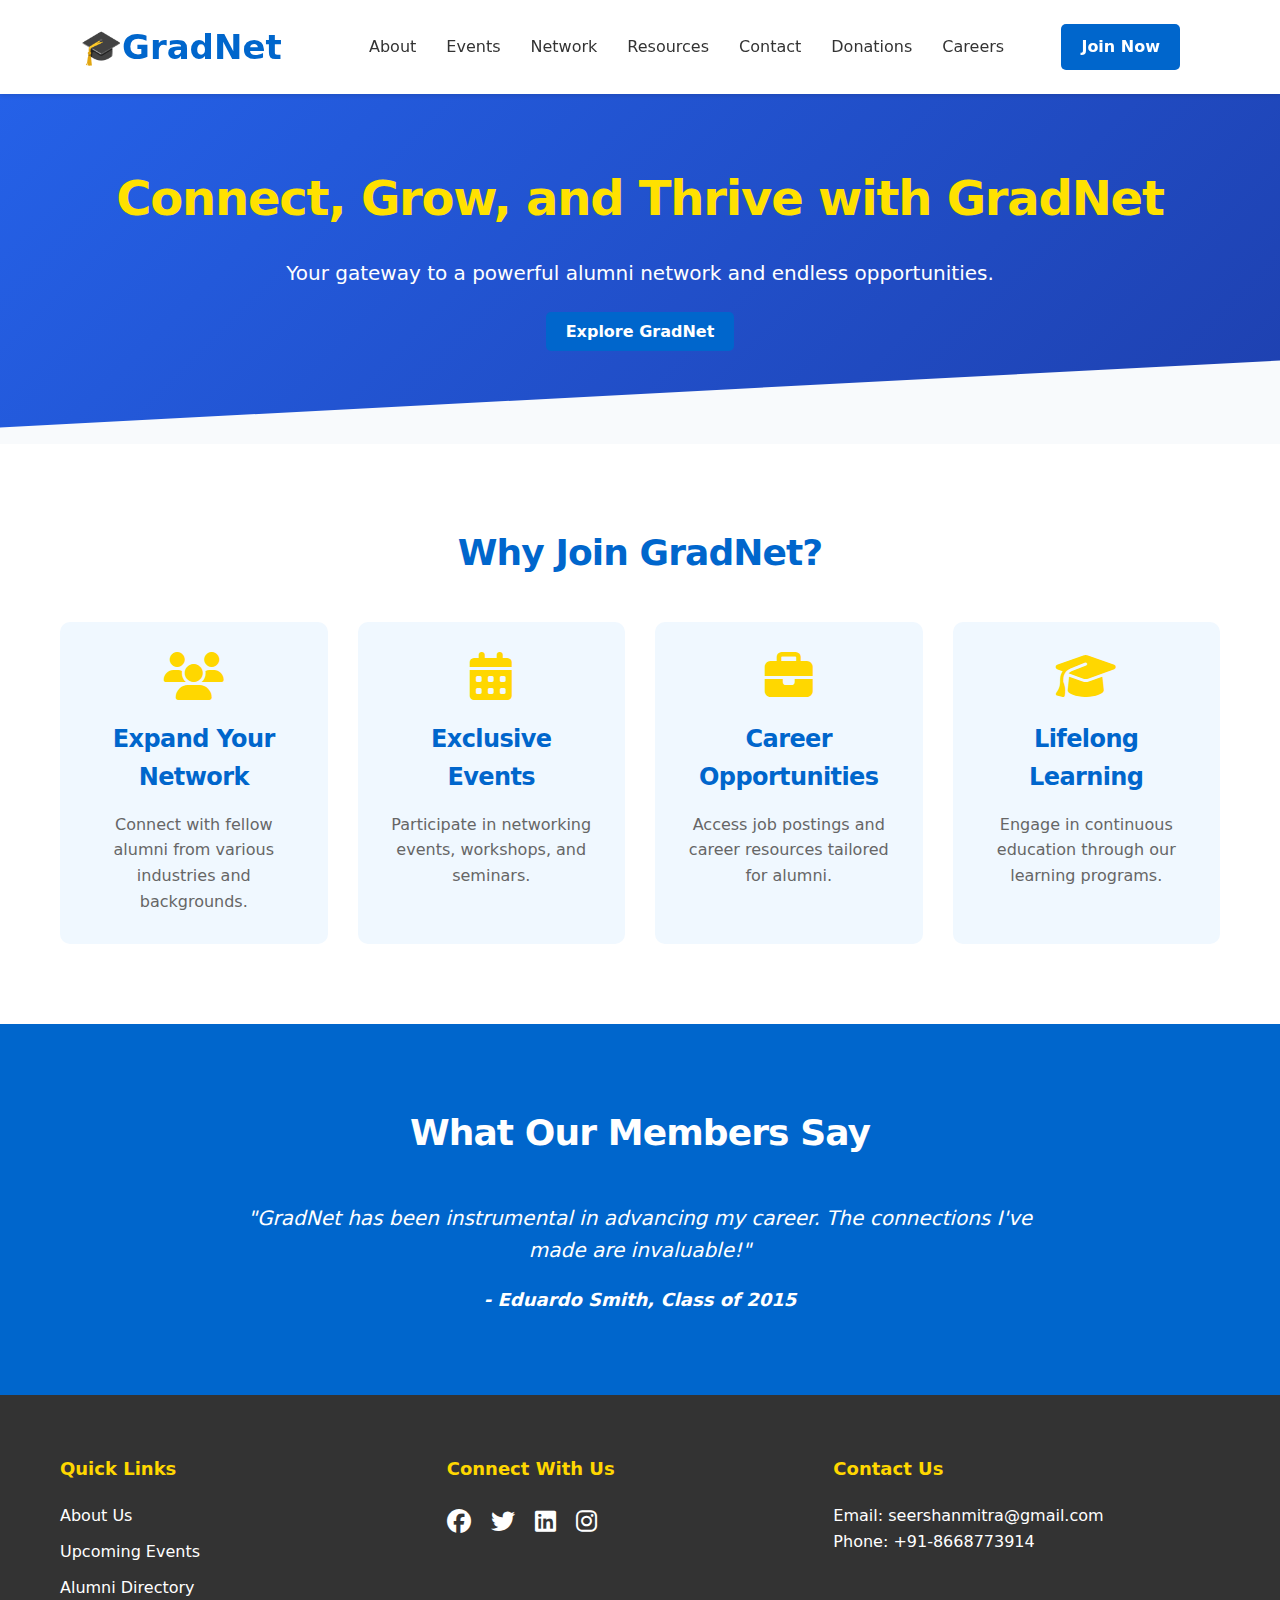
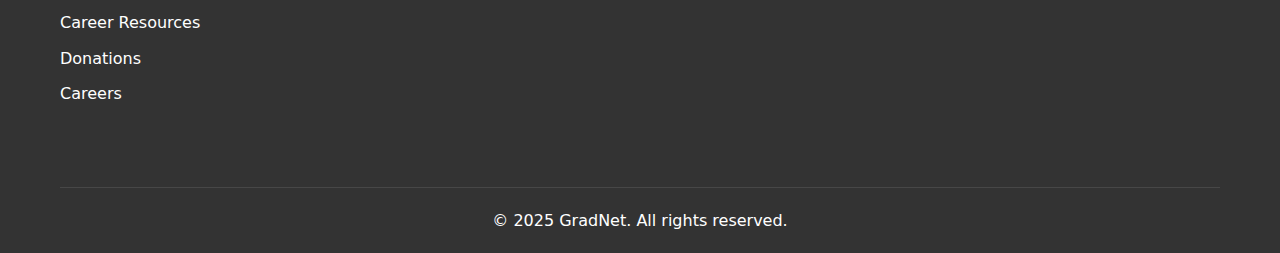
<file: index.html>
<!DOCTYPE html>
<html lang="en">
<head>
    <meta charset="UTF-8">
    <meta name="viewport" content="width=device-width, initial-scale=1.0">
    <title>GradNet - Alumni Association Platform</title>
    <link rel="stylesheet" href="styles.css">
    <link rel="stylesheet" href="https://cdnjs.cloudflare.com/ajax/libs/font-awesome/6.5.2/css/all.min.css">
    <link href="https://unpkg.com/aos@2.3.1/dist/aos.css" rel="stylesheet">
</head>
<body>
    <header>
        <nav class="glass-nav">
          <!-- Existing nav content -->
        </nav>
      </header>
      
      <style>
      .glass-nav {
        background: rgba(255, 255, 255, 0.95);
        backdrop-filter: blur(10px);
        box-shadow: 0 4px 30px rgba(0, 0, 0, 0.1);
      }
      </style>
    <header>
        <nav>
            <a href="#" class="logo">🎓GradNet</a>
            <div class="container">
              
                <ul class="nav-links">
                    <li><a href="about.html">About</a></li>
                    <li><a href="events.html">Events</a></li>
                    <li><a href="network.html">Network</a></li>
                    <li><a href="resources.html">Resources</a></li>
                    <li><a href="contact.html">Contact</a></li>
                    <li><a href="donation.html">Donations</a></li>
                    <li><a href="careers.html">Careers</a></li>
                </ul>
            </div>
            <a href="join.html" id="cta-button1" class="cta-button">Join Now</a>
        </nav>
    </header>

    <main>
        <section id="hero">
            <div class="container">
                <h1>Connect, Grow, and Thrive with GradNet</h1>
                <p>Your gateway to a powerful alumni network and endless opportunities.</p>
                <a href="#" class="cta-button">Explore GradNet</a>
            </div>
        </section>

        <section id="features">
            <div class="container">
                <h2>Why Join GradNet?</h2>
                <div class="feature-grid">
                    <div class="feature-card">
                        <i class="fas fa-users"></i>
                        <h3>Expand Your Network</h3>
                        <p>Connect with fellow alumni from various industries and backgrounds.</p>
                    </div>
                    <div class="feature-card">
                        <i class="fas fa-calendar-alt"></i>
                        <h3>Exclusive Events</h3>
                        <p>Participate in networking events, workshops, and seminars.</p>
                    </div>
                    <div class="feature-card">
                        <i class="fas fa-briefcase"></i>
                        <h3>Career Opportunities</h3>
                        <p>Access job postings and career resources tailored for alumni.</p>
                    </div>
                    <div class="feature-card">
                        <i class="fas fa-graduation-cap"></i>
                        <h3>Lifelong Learning</h3>
                        <p>Engage in continuous education through our learning programs.</p>
                    </div>
                </div>
            </div>
        </section>

        <section id="testimonials">
            <div class="container">
                <h2>What Our Members Say</h2>
                <div class="testimonial-slider">
                    <div class="testimonial">
                        <p>"GradNet has been instrumental in advancing my career. The connections I've made are invaluable!"</p>
                        <cite>- Seershan Mitra, Class of 2024</cite>
                    </div>
                    <!-- Add more testimonials as needed -->
                </div>
            </div>
        </section>
    </main>

    <footer>
        <div class="container">
            <div class="footer-content">
                <div class="footer-section">
                    <h4>Quick Links</h4>
                    <ul>
                        <li><a href="about.html">About Us</a></li>
                        <li><a href="events.html">Upcoming Events</a></li>
                        <li><a href="network.html">Alumni Directory</a></li>
                        <li><a href="resources.html">Career Resources</a></li>
                        <li><a href="donation.html">Donations</a></li>
                        <li><a href="careers.html">Careers</a></li>
                    </ul>
                </div>
                <div class="footer-section">
                    <h4>Connect With Us</h4>
                    <div class="social-icons">
                        <a href="#"><i class="fab fa-facebook"></i></a>
                        <a href="#"><i class="fab fa-twitter"></i></a>
                        <a href="#"><i class="fab fa-linkedin"></i></a>
                        <a href="#"><i class="fab fa-instagram"></i></a>
                    </div>
                </div>
                <div class="footer-section">
                    <h4>Contact Us</h4>
                    <p>Email: seershanmitra@gmail.com</p>
                    <p>Phone: +91-8668773914</p>
                </div>
            </div>
            <div class="footer-bottom">
                <p>&copy; 2025 GradNet. All rights reserved.</p>
            </div>
        </div>
    </footer>

    <script src="indexscript.js"></script>
</body>
</html>
</file>
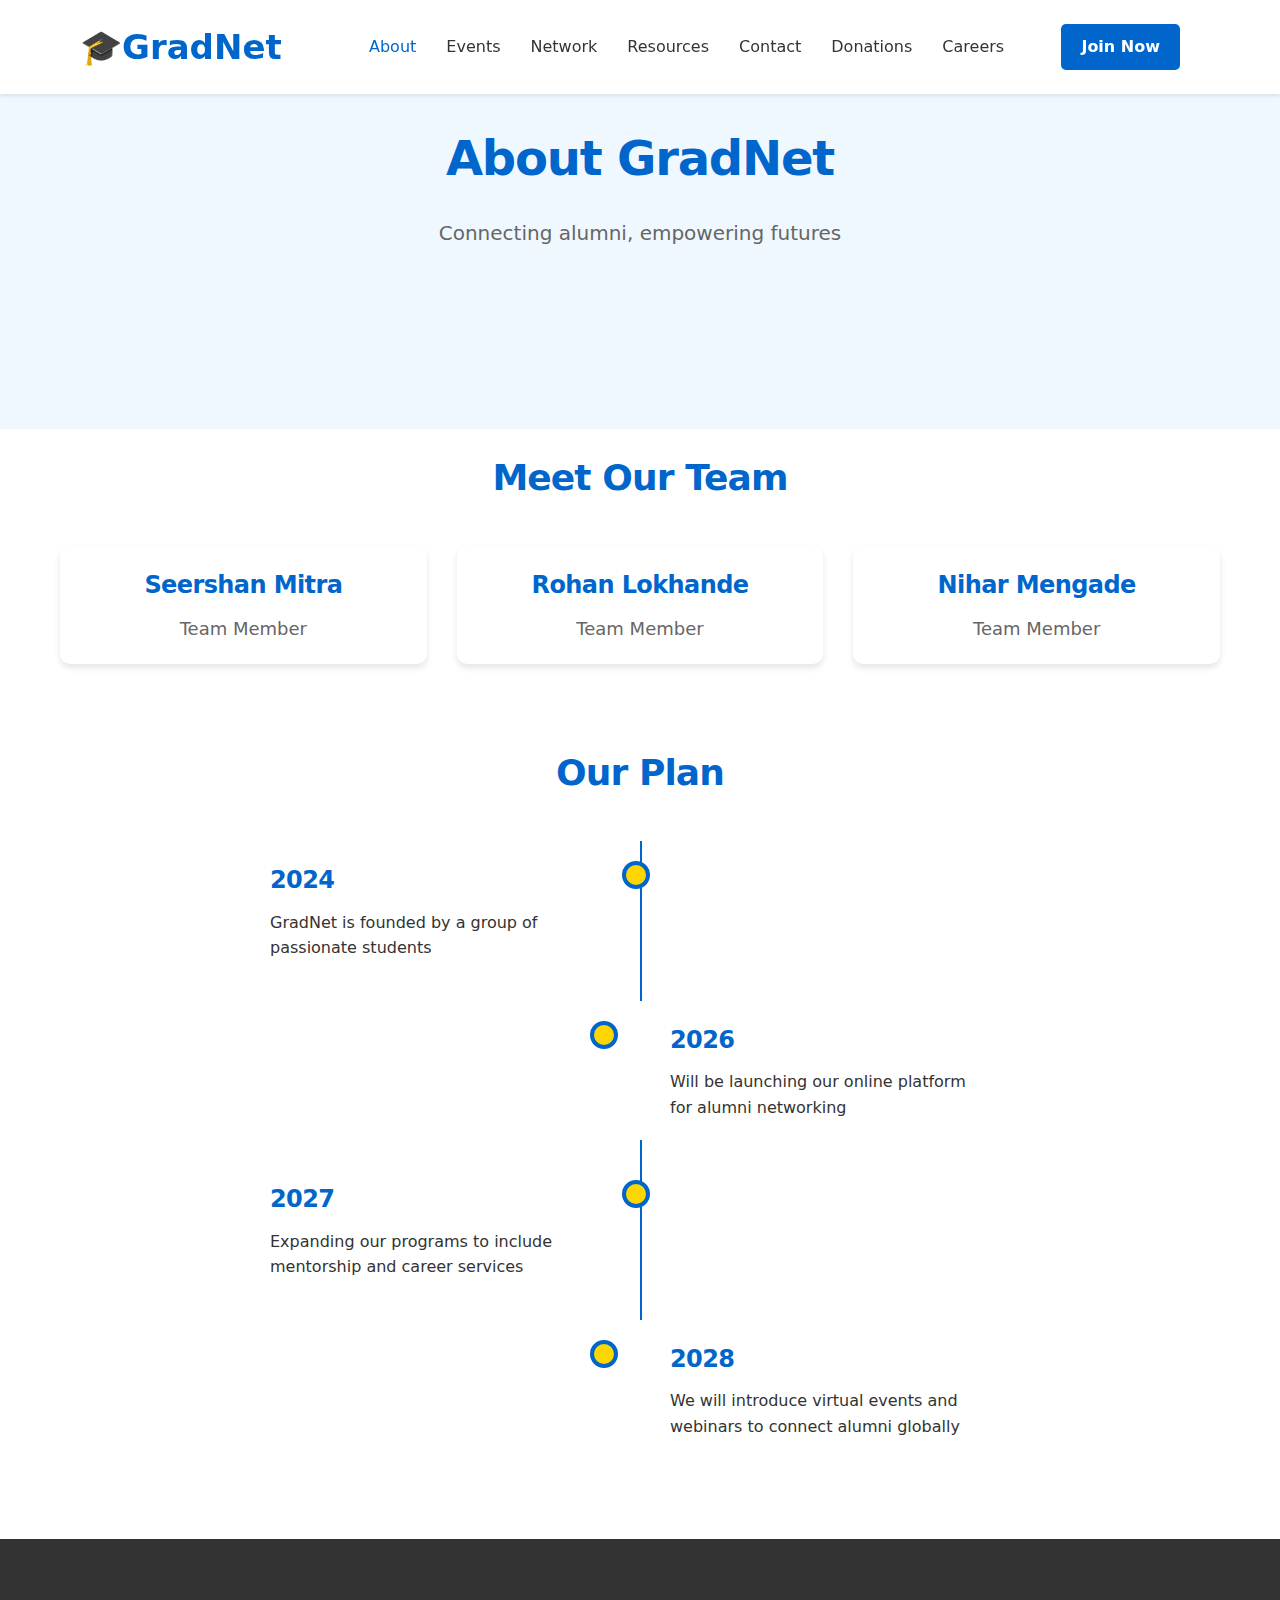
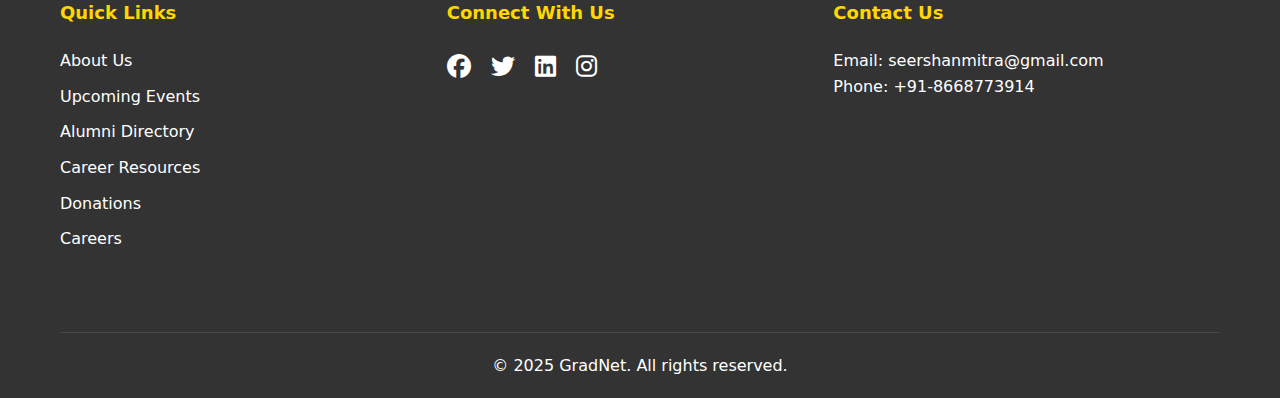
<file: about.html>
<!DOCTYPE html>
<html lang="en">
<head>
    <meta charset="UTF-8">
    <meta name="viewport" content="width=device-width, initial-scale=1.0">
    <title>About Us - GradNet</title>
    <link rel="stylesheet" href="aboutstyles.css">
    <link rel="stylesheet" href="https://cdnjs.cloudflare.com/ajax/libs/font-awesome/6.5.2/css/all.min.css">
    <link href="https://unpkg.com/aos@2.3.1/dist/aos.css" rel="stylesheet">
</head>
<body>
    <header>
        <nav class="glass-nav">
          <!-- Existing nav content -->
        </nav>
      </header>
      
      <style>
      .glass-nav {
        background: rgba(255, 255, 255, 0.95);
        backdrop-filter: blur(10px);
        box-shadow: 0 4px 30px rgba(0, 0, 0, 0.1);
      }
      </style>
    <header>
        <nav>
            <a href="index.html" class="logo">🎓GradNet</a>
            <div class="container">
                <ul class="nav-links">
                    <li><a href="about.html" class="active">About</a></li>
                    <li><a href="events.html">Events</a></li>
                    <li><a href="network.html">Network</a></li>
                    <li><a href="resources.html">Resources</a></li>
                    <li><a href="contact.html">Contact</a></li>
                    <li><a href="donation.html">Donations</a></li>
                    <li><a href="careers.html">Careers</a></li>
                </ul>
            </div>
            <a href="join.html" id="cta-button1" class="cta-button">Join Now</a>
        </nav>
    </header>

    <main>
        <section id="about-hero" class="page-hero">
            <div class="container">
                <h1>About GradNet</h1>
                <p>Connecting alumni, empowering futures</p>
            </div>
        </section>

        <section id="team"></section>
            <div class="container">
                <h2><b>Meet Our Team</b></h2>
                <div class="team-grid">
                    <div class="team-member">
                        <h3>Seershan Mitra</h3>
                        <p>Team Member</p>
                    </div>
                    <div class="team-member">
                        <h3>Rohan Lokhande</h3>
                        <p>Team Member</p>
                    </div>
                    <div class="team-member">
                        <h3>Nihar Mengade</h3>
                        <p>Team Member</p>
                    </div>
                </div>
            </div>
        </section>

        <section id="history">
            <div class="container">
                <h2>Our Plan</h2>
                <div class="timeline">
                    <div class="timeline-item">
                        <div class="timeline-content">
                            <h3>2024</h3>
                            <p>GradNet is founded by a group of passionate students</p>
                        </div>
                    </div>
                    <div class="timeline-item">
                        <div class="timeline-content">
                            <h3>2026</h3>
                            <p>Will be launching our online platform for alumni networking</p>
                        </div>
                    </div>
                    <div class="timeline-item">
                        <div class="timeline-content">
                            <h3>2027</h3>
                            <p>Expanding our programs to include mentorship and career services</p>
                        </div>
                    </div>
                    <div class="timeline-item">
                        <div class="timeline-content">
                            <h3>2028</h3>
                            <p>We will introduce virtual events and webinars to connect alumni globally</p>
                        </div>
                    </div>
                </div>
            </div>
        </section>
    </main>

    <footer>
        <div class="container">
            <div class="footer-content">
                <div class="footer-section">
                    <h4>Quick Links</h4>
                    <ul>
                        <li><a href="about.html">About Us</a></li>
                        <li><a href="events.html">Upcoming Events</a></li>
                        <li><a href="network.html">Alumni Directory</a></li>
                        <li><a href="resources.html">Career Resources</a></li>
                        <li><a href="donation.html">Donations</a></li>
                        <li><a href="careers.html">Careers</a></li>
                    </ul>
                </div>
                <div class="footer-section">
                    <h4>Connect With Us</h4>
                    <div class="social-icons">
                        <a href="#"><i class="fab fa-facebook"></i></a>
                        <a href="#"><i class="fab fa-twitter"></i></a>
                        <a href="#"><i class="fab fa-linkedin"></i></a>
                        <a href="#"><i class="fab fa-instagram"></i></a>
                    </div>
                </div>
                <div class="footer-section">
                    <h4>Contact Us</h4>
                    <p>Email: seershanmitra@gmail.com</p>
                    <p>Phone: +91-8668773914</p>
                </div>
            </div>
            <div class="footer-bottom">
                <p>&copy; 2025 GradNet. All rights reserved.</p>
            </div>
        </div>
    </footer>

    <script src="aboutscript.js"></script>
</body>
</html>
</file>
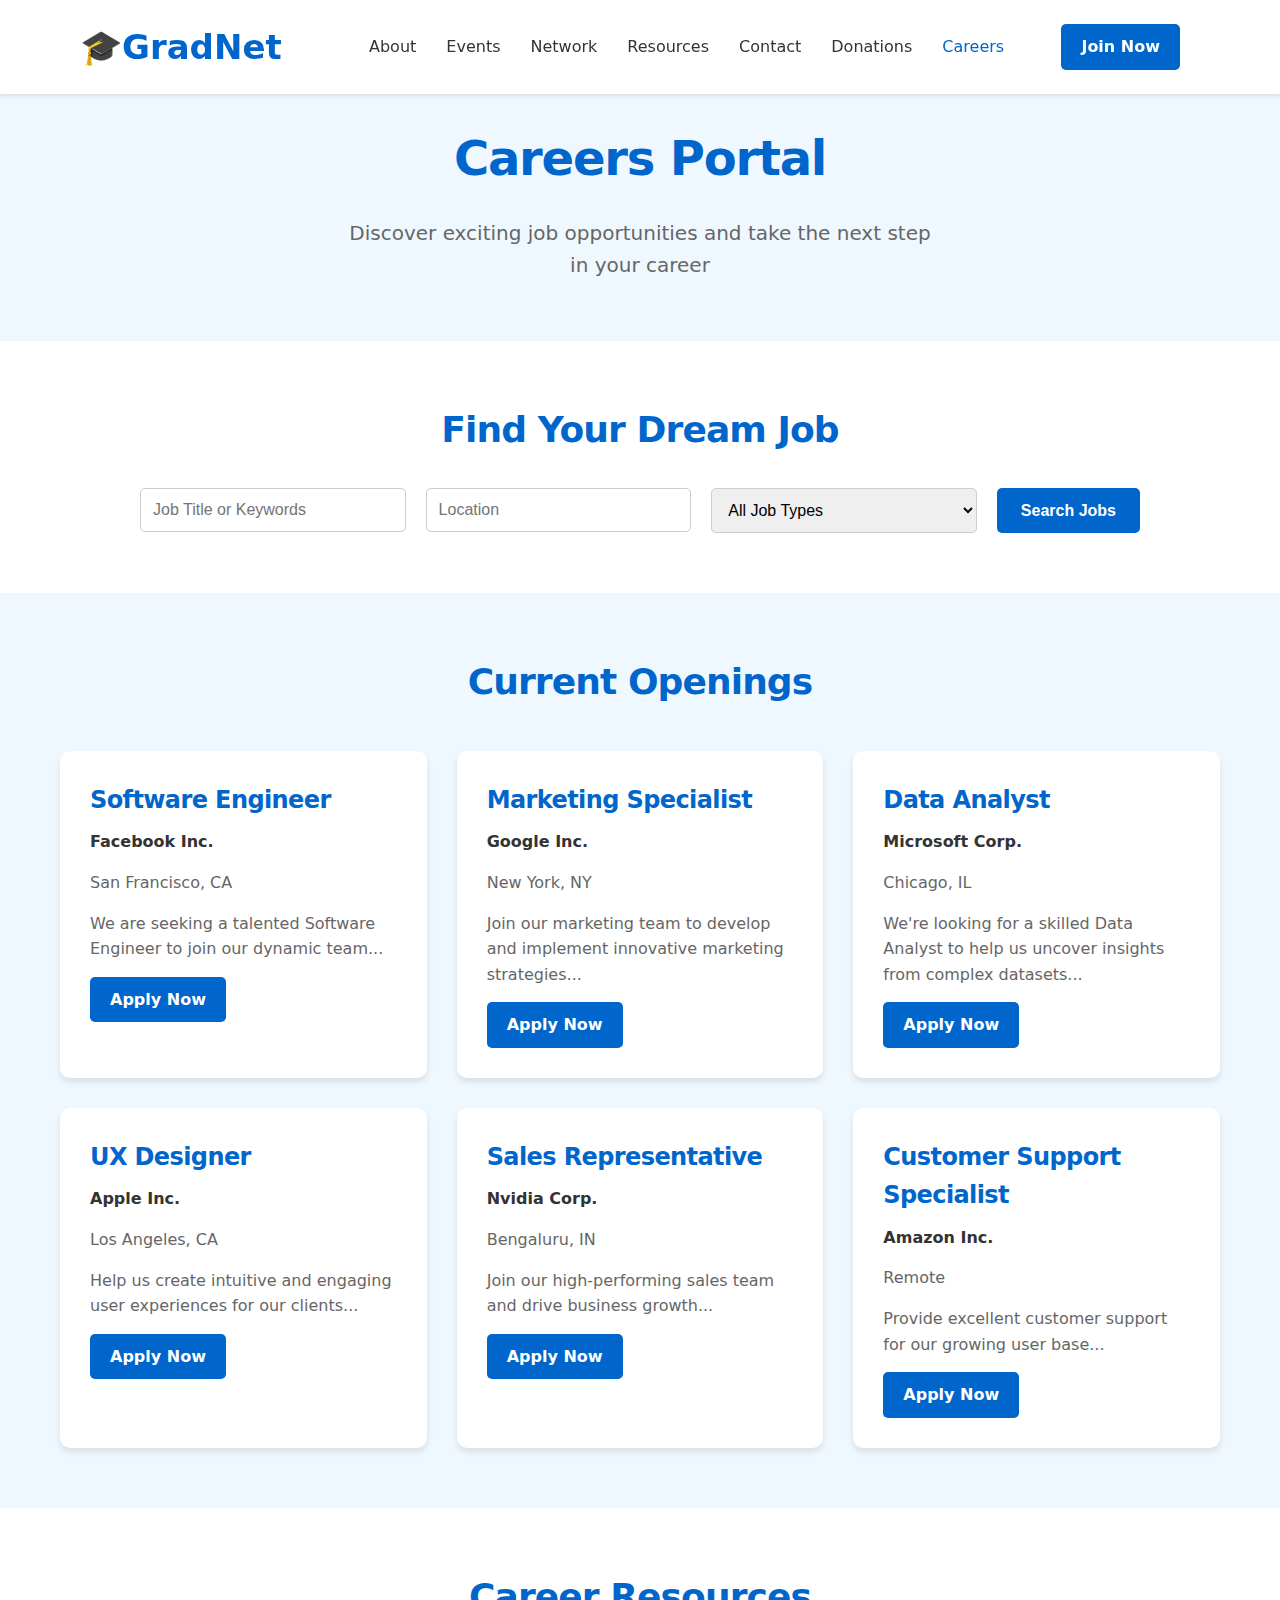
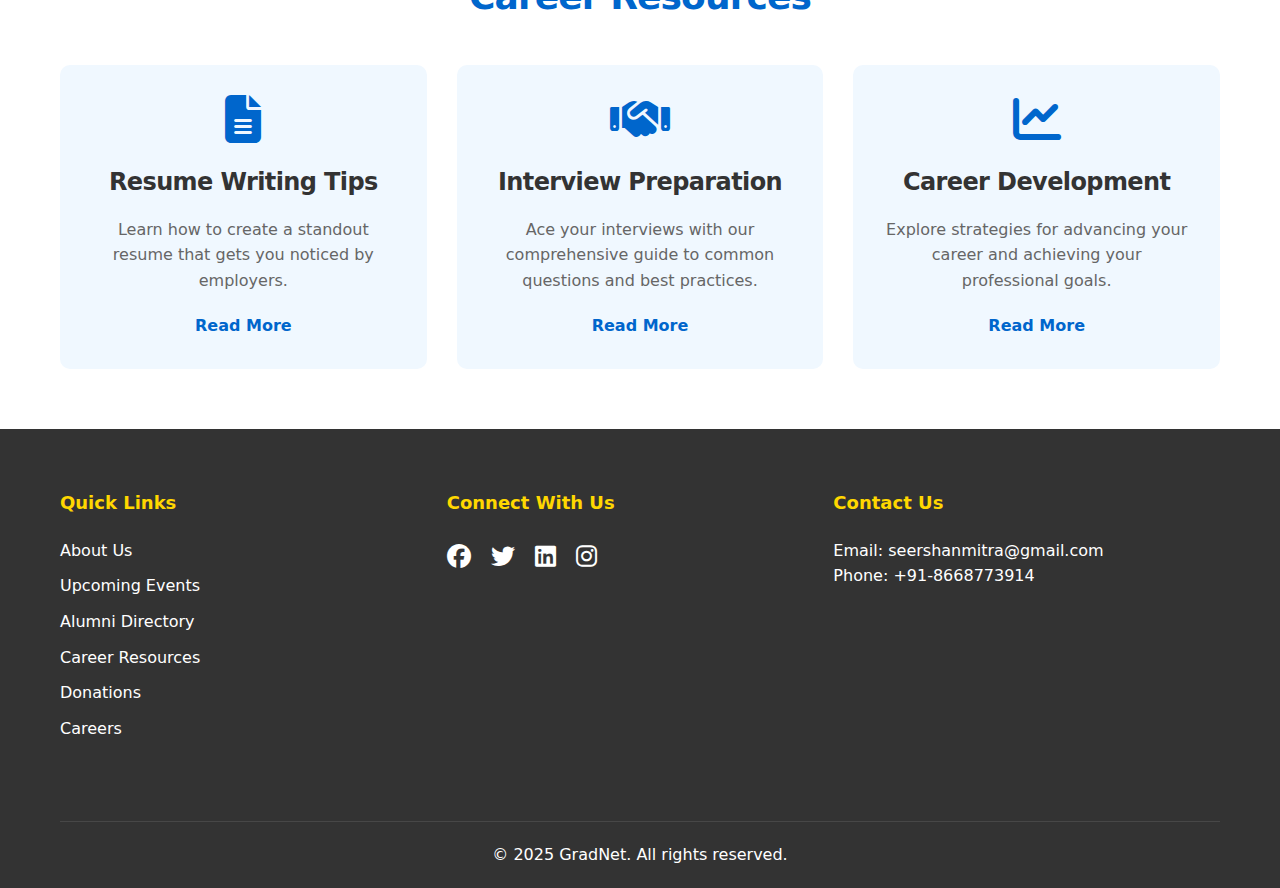
<file: careers.html>
<!DOCTYPE html>
<html lang="en">
<head>
    <meta charset="UTF-8">
    <meta name="viewport" content="width=device-width, initial-scale=1.0">
    <title>Careers Portal - GradNet</title>
    <link rel="stylesheet" href="networkstyles.css">
    <link rel="stylesheet" href="careersstyles.css">
    <link rel="stylesheet" href="https://cdnjs.cloudflare.com/ajax/libs/font-awesome/6.5.2/css/all.min.css">
    <link href="https://unpkg.com/aos@2.3.1/dist/aos.css" rel="stylesheet">
</head>
<body>
    <header>
        <nav class="glass-nav">
            <a href="index.html" class="logo">🎓GradNet</a>
            <div class="container">
                <ul class="nav-links">
                    <li><a href="about.html">About</a></li>
                    <li><a href="events.html">Events</a></li>
                    <li><a href="network.html">Network</a></li>
                    <li><a href="resources.html">Resources</a></li>
                    <li><a href="contact.html">Contact</a></li>
                    <li><a href="donation.html">Donations</a></li>
                    <li><a href="careers.html" class="active">Careers</a></li>
                </ul>
            </div>
            <a href="join.html" id="cta-button1" class="cta-button">Join Now</a>
        </nav>
    </header>

    <main>
        <section id="careers-hero" class="page-hero">
            <div class="container">
                <h1>Careers Portal</h1>
                <p>Discover exciting job opportunities and take the next step in your career</p>
            </div>
        </section>

        <section id="job-search">
            <div class="container">
                <h2>Find Your Dream Job</h2>
                <form id="job-search-form" class="search-form">
                    <div class="form-group">
                        <input type="text" id="job-title" name="job-title" placeholder="Job Title or Keywords" class="form-input">
                    </div>
                    <div class="form-group">
                        <input type="text" id="location" name="location" placeholder="Location" class="form-input">
                    </div>
                    <div class="form-group">
                        <select id="job-type" name="job-type" class="form-input">
                            <option value="">All Job Types</option>
                            <option value="full-time">Full Time</option>
                            <option value="part-time">Part Time</option>
                            <option value="contract">Contract</option>
                            <option value="internship">Internship</option>
                        </select>
                    </div>
                    <button type="submit" class="search-button">Search Jobs</button>
                </form>
            </div>
        </section>

        <section id="job-listings">
            <div class="container">
                <h2>Current Openings</h2>
                <div id="job-list" class="job-grid">
                    <!-- Job listings will be dynamically inserted here -->
                </div>
            </div>
        </section>

        <section id="career-resources">
            <div class="container">
                <h2>Career Resources</h2>
                <div class="resource-grid">
                    <div class="resource-card">
                        <i class="fas fa-file-alt"></i>
                        <h3>Resume Writing Tips</h3>
                        <p>Learn how to create a standout resume that gets you noticed by employers.</p>
                        <a href="#" class="resource-link">Read More</a>
                    </div>
                    <div class="resource-card">
                        <i class="fas fa-handshake"></i>
                        <h3>Interview Preparation</h3>
                        <p>Ace your interviews with our comprehensive guide to common questions and best practices.</p>
                        <a href="#" class="resource-link">Read More</a>
                    </div>
                    <div class="resource-card">
                        <i class="fas fa-chart-line"></i>
                        <h3>Career Development</h3>
                        <p>Explore strategies for advancing your career and achieving your professional goals.</p>
                        <a href="#" class="resource-link">Read More</a>
                    </div>
                </div>
            </div>
        </section>
    </main>

    <footer>
        <div class="container">
            <div class="footer-content">
                <div class="footer-section">
                    <h4>Quick Links</h4>
                    <ul>
                        <li><a href="about.html">About Us</a></li>
                        <li><a href="events.html">Upcoming Events</a></li>
                        <li><a href="network.html">Alumni Directory</a></li>
                        <li><a href="resources.html">Career Resources</a></li>
                        <li><a href="donation.html">Donations</a></li>
                        <li><a href="careers.html">Careers</a></li>
                    </ul>
                </div>
                <div class="footer-section">
                    <h4>Connect With Us</h4>
                    <div class="social-icons">
                        <a href="#"><i class="fab fa-facebook"></i></a>
                        <a href="#"><i class="fab fa-twitter"></i></a>
                        <a href="#"><i class="fab fa-linkedin"></i></a>
                        <a href="#"><i class="fab fa-instagram"></i></a>
                    </div>
                </div>
                <div class="footer-section">
                    <h4>Contact Us</h4>
                    <p>Email: seershanmitra@gmail.com</p>
                    <p>Phone: +91-8668773914</p>
                </div>
            </div>
            <div class="footer-bottom">
                <p>&copy; 2025 GradNet. All rights reserved.</p>
            </div>
        </div>
    </footer>

    <script src="careersscript.js"></script>
</body>
</html>
</file>
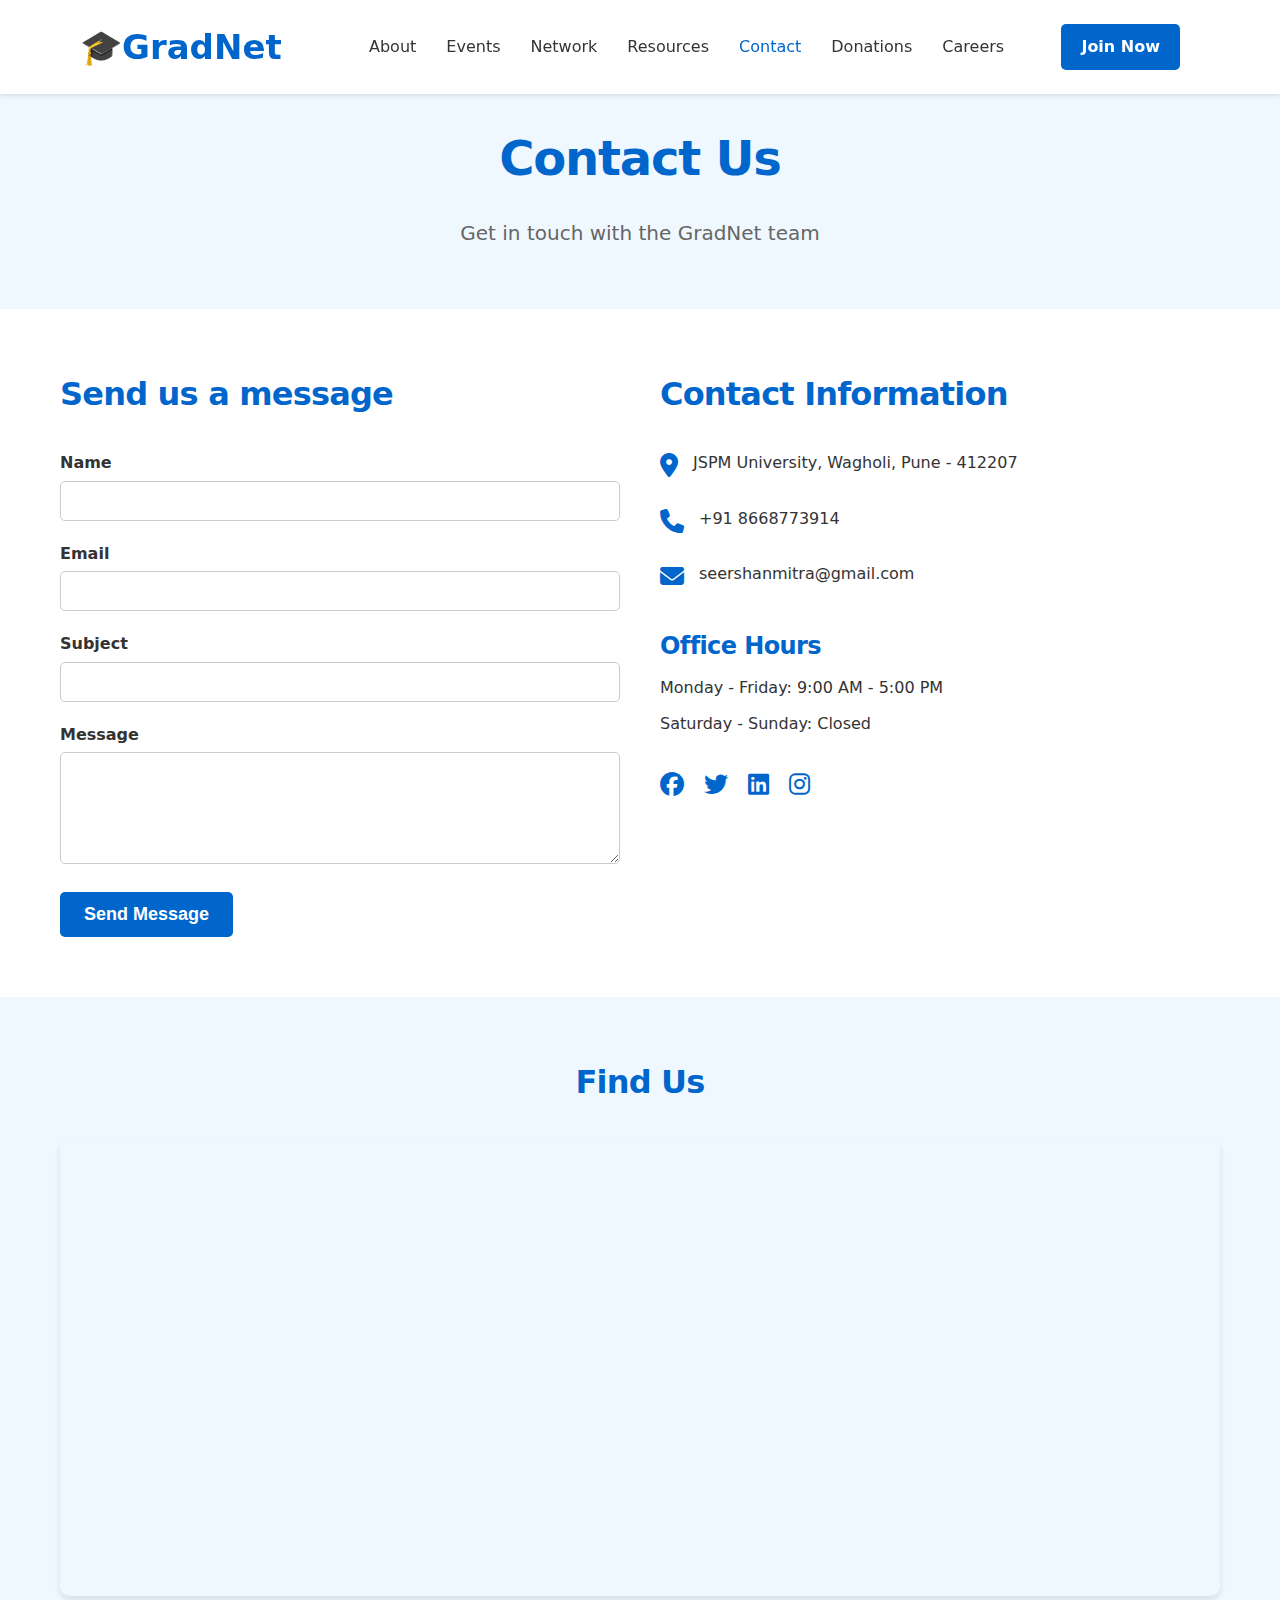
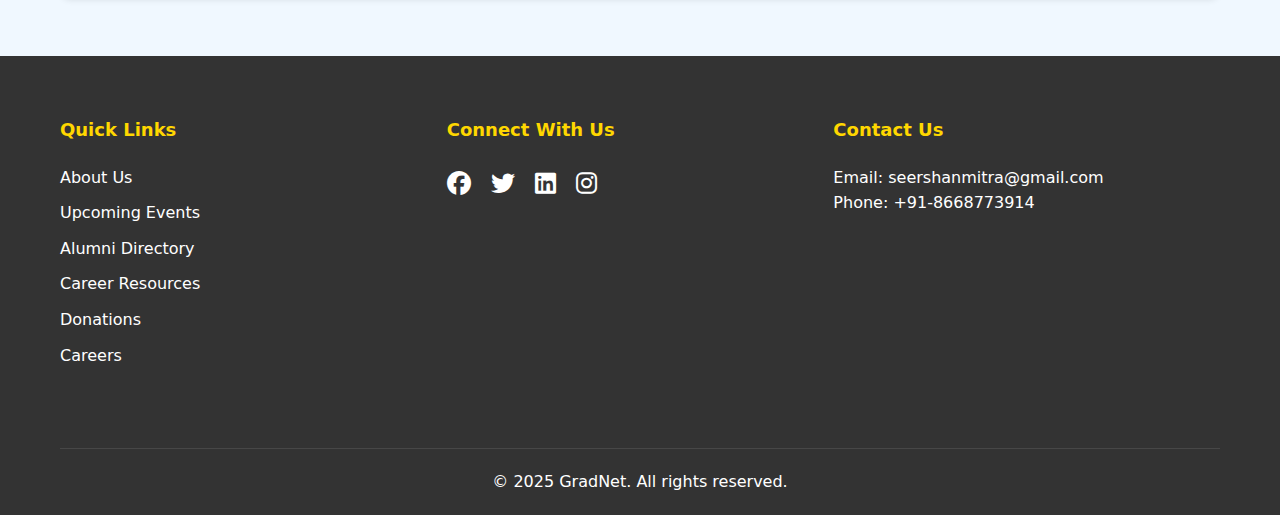
<file: contact.html>
<!DOCTYPE html>
<html lang="en">
<head>
    <meta charset="UTF-8">
    <meta name="viewport" content="width=device-width, initial-scale=1.0">
    <title>Contact Us - GradNet</title>
    <link rel="stylesheet" href="contactstyles.css">
    <link rel="stylesheet" href="https://cdnjs.cloudflare.com/ajax/libs/font-awesome/6.5.2/css/all.min.css">
    <link href="https://unpkg.com/aos@2.3.1/dist/aos.css" rel="stylesheet">
</head>
<body>
    <header>
        <nav class="glass-nav">
          <!-- Existing nav content -->
        </nav>
      </header>
      
      <style>
      .glass-nav {
        background: rgba(255, 255, 255, 0.95);
        backdrop-filter: blur(10px);
        box-shadow: 0 4px 30px rgba(0, 0, 0, 0.1);
      }
      </style>
    <header>
        <nav>
            <a href="index.html" class="logo">🎓GradNet</a>
            <div class="container">
                <ul class="nav-links">
                    <li><a href="about.html">About</a></li>
                    <li><a href="events.html">Events</a></li>
                    <li><a href="network.html">Network</a></li>
                    <li><a href="resources.html">Resources</a></li>
                    <li><a href="contact.html" class="active">Contact</a></li>
                    <li><a href="donation.html">Donations</a></li>
                    <li><a href="careers.html">Careers</a></li>
                </ul>
            </div>
            <a href="join.html" id="cta-button1" class="cta-button">Join Now</a>
        </nav>
    </header>

    <main>
        <section id="contact-hero" class="page-hero">
            <div class="container">
                <h1>Contact Us</h1>
                <p>Get in touch with the GradNet team</p>
            </div>
        </section>

        <section id="contact-content">
            <div class="container">
                <div class="contact-grid">
                    <div class="contact-form">
                        <h2>Send us a message</h2>
                        <form id="contact-form">
                            <div class="form-group">
                                <label for="name">Name</label>
                                <input type="text" id="name" name="name" required>
                            </div>
                            <div class="form-group">
                                <label for="email">Email</label>
                                <input type="email" id="email" name="email" required>
                            </div>
                            <div class="form-group">
                                <label for="subject">Subject</label>
                                <input type="text" id="subject" name="subject" required>
                            </div>
                            <div class="form-group">
                                <label for="message">Message</label>
                                <textarea id="message" name="message" rows="5" required></textarea>
                            </div>
                            <button type="submit" class="submit-button">Send Message</button>
                        </form>
                    </div>
                    <div class="contact-info">
                        <h2>Contact Information</h2>
                        <ul class="info-list">
                            <li>
                                <i class="fas fa-map-marker-alt"></i>
                                <p>JSPM University, Wagholi, Pune - 412207</p>
                            </li>
                            <li>
                                <i class="fas fa-phone"></i>
                                <p>+91 8668773914</p>
                            </li>
                            <li>
                                <i class="fas fa-envelope"></i>
                                <p>seershanmitra@gmail.com</p>
                            </li>
                        </ul>
                        <h3>Office Hours</h3>
                        <p>Monday - Friday: 9:00 AM - 5:00 PM</p>
                        <p>Saturday - Sunday: Closed</p>
                        <div class="social-links">
                            <a href="#" aria-label="Facebook"><i class="fab fa-facebook"></i></a>
                            <a href="#" aria-label="Twitter"><i class="fab fa-twitter"></i></a>
                            <a href="#" aria-label="LinkedIn"><i class="fab fa-linkedin"></i></a>
                            <a href="#" aria-label="Instagram"><i class="fab fa-instagram"></i></a>
                        </div>
                    </div>
                </div>
            </div>
        </section>

        <section id="map-section">
            <div class="container">
                <h2>Find Us</h2>
                <div class="map-container">
                    <iframe
                        src="https://www.google.com/maps/embed?pb=!1m18!1m12!1m3!1d3781.7504289780995!2d74.00069417519323!3d18.585287032520835!2m3!1f0!2f0!3f0!3m2!1i1024!2i768!4f13.1!3m3!1m2!1s0x3bc2c3986764c997%3A0x7590235aa4c437a1!2sJSPM%20University%20Pune!5e0!3m2!1sen!2sin!4v1726394284801!5m2!1sen!2sin"
                        width="100%" height="450" style="border:0;" allowfullscreen="" loading="lazy">
                    </iframe>
                </div>
            </div>
        </section>
    </main>

    <footer>
        <div class="container">
            <div class="footer-content">
                <div class="footer-section">
                    <h4>Quick Links</h4>
                    <ul>
                        <li><a href="about.html">About Us</a></li>
                        <li><a href="events.html">Upcoming Events</a></li>
                        <li><a href="network.html">Alumni Directory</a></li>
                        <li><a href="resources.html">Career Resources</a></li>
                        <li><a href="donation.html">Donations</a></li>
                        <li><a href="careers.html">Careers</a></li>
                    </ul>
                </div>
                <div class="footer-section">
                    <h4>Connect With Us</h4>
                    <div class="social-icons">
                        <a href="#" aria-label="Facebook"><i class="fab fa-facebook"></i></a>
                        <a href="#" aria-label="Twitter"><i class="fab fa-twitter"></i></a>
                        <a href="#" aria-label="LinkedIn"><i class="fab fa-linkedin"></i></a>
                        <a href="#" aria-label="Instagram"><i class="fab fa-instagram"></i></a>
                    </div>
                </div>
                <div class="footer-section">
                    <h4>Contact Us</h4>
                    <p>Email: seershanmitra@gmail.com</p>
                    <p>Phone: +91-8668773914</p>
                </div>
            </div>
            <div class="footer-bottom">
                <p>&copy; 2025 GradNet. All rights reserved.</p>
            </div>
        </div>
    </footer>

    <script src="contactscript.js"></script>
</body>
</html>
</file>
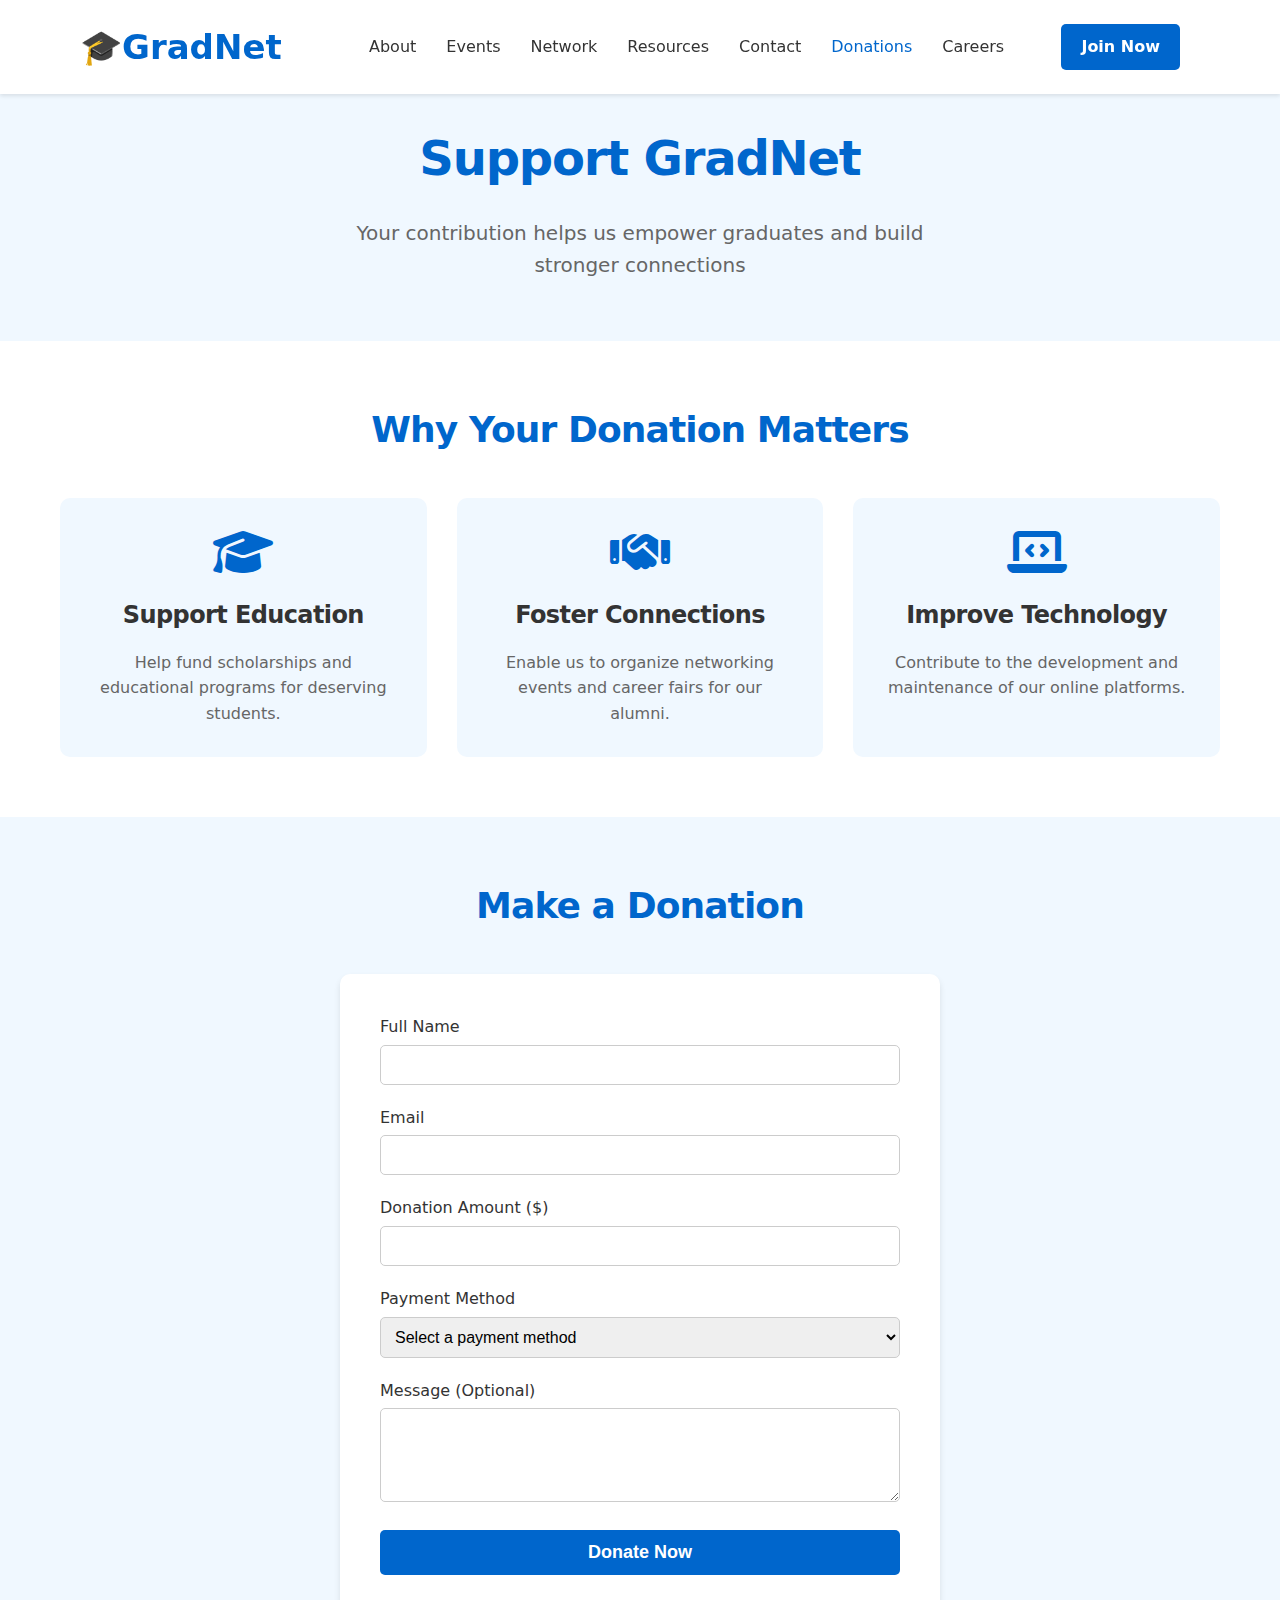
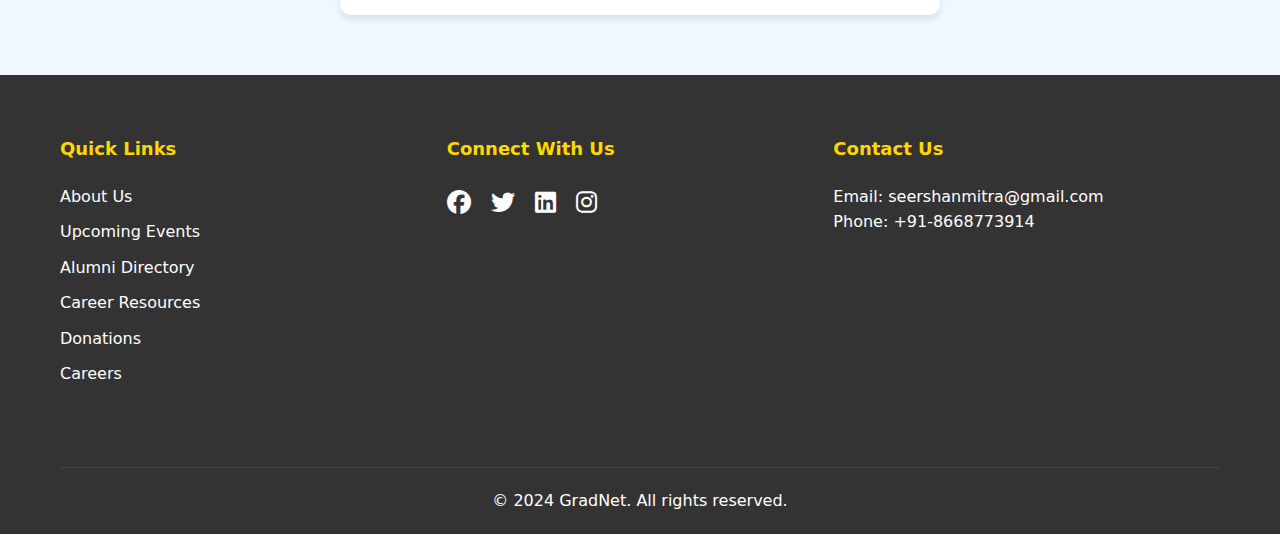
<file: donation.html>
<!DOCTYPE html>
<html lang="en">
<head>
    <meta charset="UTF-8">
    <meta name="viewport" content="width=device-width, initial-scale=1.0">
    <title>Donation Portal - GradNet</title>
    <link rel="stylesheet" href="networkstyles.css">
    <link rel="stylesheet" href="donationstyles.css">
    <link rel="stylesheet" href="https://cdnjs.cloudflare.com/ajax/libs/font-awesome/6.5.2/css/all.min.css">
    <link href="https://unpkg.com/aos@2.3.1/dist/aos.css" rel="stylesheet">
</head>
<body>
    <header>
        <nav class="glass-nav">
            <a href="index.html" class="logo">🎓GradNet</a>
            <div class="container">
                <ul class="nav-links">
                    <li><a href="about.html">About</a></li>
                    <li><a href="events.html">Events</a></li>
                    <li><a href="network.html">Network</a></li>
                    <li><a href="resources.html">Resources</a></li>
                    <li><a href="contact.html">Contact</a></li>
                    <li><a href="donation.html" class="active">Donations</a></li>
                    <li><a href="careers.html">Careers</a></li>
                </ul>
            </div>
            <a href="join.html" id="cta-button1" class="cta-button">Join Now</a>
        </nav>
    </header>

    <main>
        <section id="donation-hero" class="page-hero">
            <div class="container">
                <h1>Support GradNet</h1>
                <p>Your contribution helps us empower graduates and build stronger connections</p>
            </div>
        </section>

        <section id="donation-info">
            <div class="container">
                <h2>Why Your Donation Matters</h2>
                <div class="info-grid">
                    <div class="info-card">
                        <i class="fas fa-graduation-cap"></i>
                        <h3>Support Education</h3>
                        <p>Help fund scholarships and educational programs for deserving students.</p>
                    </div>
                    <div class="info-card">
                        <i class="fas fa-handshake"></i>
                        <h3>Foster Connections</h3>
                        <p>Enable us to organize networking events and career fairs for our alumni.</p>
                    </div>
                    <div class="info-card">
                        <i class="fas fa-laptop-code"></i>
                        <h3>Improve Technology</h3>
                        <p>Contribute to the development and maintenance of our online platforms.</p>
                    </div>
                </div>
            </div>
        </section>

        <section id="donation-form">
            <div class="container">
                <h2>Make a Donation</h2>
                <form id="donate-form">
                    <div class="form-group">
                        <label for="name">Full Name</label>
                        <input type="text" id="name" name="name" required>
                    </div>
                    <div class="form-group">
                        <label for="email">Email</label>
                        <input type="email" id="email" name="email" required>
                    </div>
                    <div class="form-group">
                        <label for="amount">Donation Amount ($)</label>
                        <input type="number" id="amount" name="amount" min="1" required>
                    </div>
                    <div class="form-group">
                        <label for="payment-method">Payment Method</label>
                        <select id="payment-method" name="payment-method" required>
                            <option value="">Select a payment method</option>
                            <option value="credit-card">Credit Card</option>
                            <option value="paypal">PayPal</option>
                            <option value="bank-transfer">Bank Transfer</option>
                        </select>
                    </div>
                    <div class="form-group">
                        <label for="message">Message (Optional)</label>
                        <textarea id="message" name="message" rows="4"></textarea>
                    </div>
                    <button type="submit" class="donate-button">Donate Now</button>
                </form>
            </div>
        </section>
    </main>

    <footer>
        <div class="container">
            <div class="footer-content">
                <div class="footer-section">
                    <h4>Quick Links</h4>
                    <ul>
                        <li><a href="about.html">About Us</a></li>
                        <li><a href="events.html">Upcoming Events</a></li>
                        <li><a href="network.html">Alumni Directory</a></li>
                        <li><a href="resources.html">Career Resources</a></li>
                        <li><a href="donation.html">Donations</a></li>
                        <li><a href="careers.html">Careers</a></li>
                    </ul>
                </div>
                <div class="footer-section">
                    <h4>Connect With Us</h4>
                    <div class="social-icons">
                        <a href="#"><i class="fab fa-facebook"></i></a>
                        <a href="#"><i class="fab fa-twitter"></i></a>
                        <a href="#"><i class="fab fa-linkedin"></i></a>
                        <a href="#"><i class="fab fa-instagram"></i></a>
                    </div>
                </div>
                <div class="footer-section">
                    <h4>Contact Us</h4>
                    <p>Email: seershanmitra@gmail.com</p>
                    <p>Phone: +91-8668773914</p>
                </div>
            </div>
            <div class="footer-bottom">
                <p>&copy; 2024 GradNet. All rights reserved.</p>
            </div>
        </div>
    </footer>

    <script src="donationscript.js"></script>
</body>
</html>
</file>
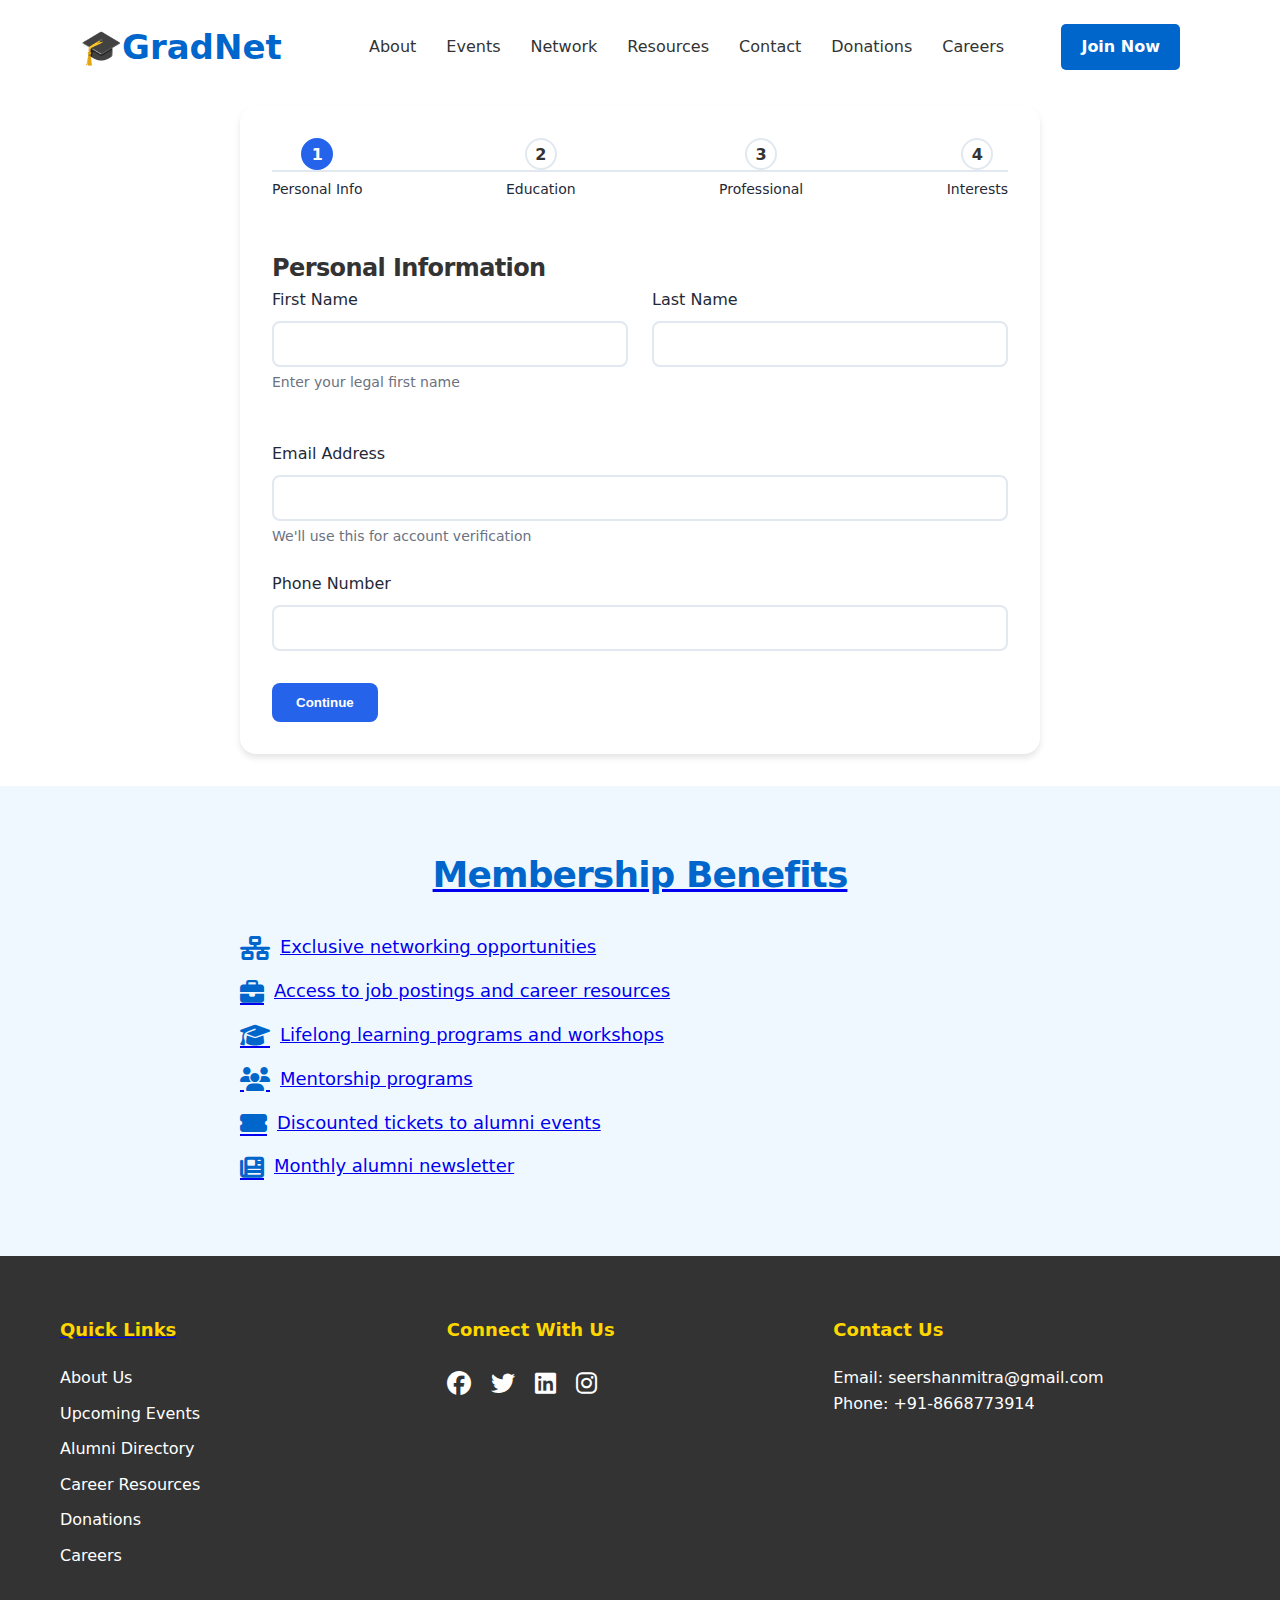
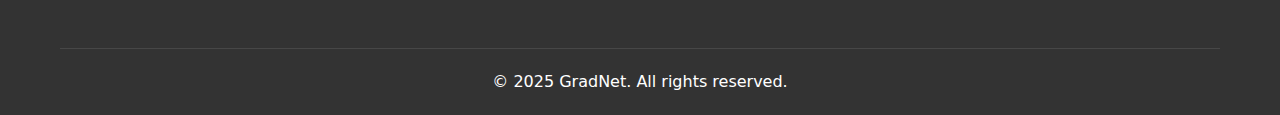
<file: join.html>
<!DOCTYPE html>
<html lang="en">
<head>
    <meta charset="UTF-8">
    <meta name="viewport" content="width=device-width, initial-scale=1.0">
    <title>Join Now - GradNet</title>
    <link rel="stylesheet" href="joinstyles.css">
    <link rel="stylesheet" href="https://cdnjs.cloudflare.com/ajax/libs/font-awesome/6.5.2/css/all.min.css">
    <link href="https://unpkg.com/aos@2.3.1/dist/aos.css" rel="stylesheet">
</head>
<body>
    <header>
        <nav class="glass-nav">
          <!-- Existing nav content -->
        </nav>
      </header>
      
      <style>
      .glass-nav {
        background: rgba(255, 255, 255, 0.95);
        backdrop-filter: blur(10px);
        box-shadow: 0 4px 30px rgba(0, 0, 0, 0.1);
      }
      </style>
    <header>
        <nav>
            <a href="index.html" class="logo">🎓GradNet</a>
            <div class="container">
                <ul class="nav-links">
                    <li><a href="about.html">About</a></li>
                    <li><a href="events.html">Events</a></li>
                    <li><a href="network.html">Network</a></li>
                    <li><a href="resources.html">Resources</a></li>
                    <li><a href="contact.html">Contact</a></li>
                    <li><a href="donation.html">Donations</a></li>
                    <li><a href="careers.html">Careers</a></li>
                </ul>
            </div>
            <a href="#" id="cta-button1" class="cta-button">Join Now</a>
        </nav>
    </header>

    <div class="registration-container">
        <div class="progress-bar">
            <div class="progress-steps">
                <div class="step active" data-step="1">
                    <div class="step-number">1</div>
                    <div class="step-title">Personal Info</div>
                </div>
                <div class="step" data-step="2">
                    <div class="step-number">2</div>
                    <div class="step-title">Education</div>
                </div>
                <div class="step" data-step="3">
                    <div class="step-number">3</div>
                    <div class="step-title">Professional</div>
                </div>
                <div class="step" data-step="4">
                    <div class="step-number">4</div>
                    <div class="step-title">Interests</div>
                </div>
            </div>
        </div>

        <form id="registration-form" class="multi-step-form">
            <!-- Step 1: Personal Information -->
            <div class="form-step active" data-step="1">
                <h2>Personal Information</h2>
                <div class="input-group">
                    <div class="form-field">
                        <label for="firstName">First Name</label>
                        <input type="text" id="firstName" required>
                        <div class="field-hint">Enter your legal first name</div>
                    </div>
                    <div class="form-field">
                        <label for="lastName">Last Name</label>
                        <input type="text" id="lastName" required>
                    </div>
                </div>
                <div class="form-field">
                    <label for="email">Email Address</label>
                    <input type="email" id="email" required>
                    <div class="field-hint">We'll use this for account verification</div>
                </div>
                <div class="form-field">
                    <label for="phone">Phone Number</label>
                    <input type="tel" id="phone" pattern="[0-9]{10}">
                </div>
                <div class="form-navigation">
                    <button type="button" class="next-step">Continue</button>
                </div>
            </div>

            <!-- Step 2: Educational Background -->
            <div class="form-step" data-step="2">
                <h2>Educational Background</h2>
                <div class="form-field">
                    <label for="graduationYear">Graduation Year</label>
                    <select id="graduationYear" required>
                        <!-- Will be populated by JavaScript -->
                    </select>
                </div>
                <div class="form-field">
                    <label for="degree">Degree Program</label>
                    <select id="degree" required>
                        <option value="">Select your degree</option>
                        <option value="bachelor">Bachelor's Degree</option>
                        <option value="master">Master's Degree</option>
                        <option value="phd">Ph.D.</option>
                    </select>
                </div>
                <div class="form-field">
                    <label for="major">Major/Field of Study</label>
                    <input type="text" id="major" required>
                </div>
                <div class="form-navigation">
                    <button type="button" class="prev-step">Back</button>
                    <button type="button" class="next-step">Continue</button>
                </div>
            </div>

            <!-- Step 3: Professional Information -->
            <div class="form-step" data-step="3">
                <h2>Professional Information</h2>
                <div class="form-field">
                    <label for="currentCompany">Current Company</label>
                    <input type="text" id="currentCompany">
                </div>
                <div class="form-field">
                    <label for="jobTitle">Job Title</label>
                    <input type="text" id="jobTitle">
                </div>
                <div class="form-field">
                    <label for="industry">Industry</label>
                    <select id="industry">
                        <option value="">Select your industry</option>
                        <option value="tech">Technology</option>
                        <option value="finance">Finance</option>
                        <option value="healthcare">Healthcare</option>
                        <!-- More options -->
                    </select>
                </div>
                <div class="form-field">
                    <label for="linkedin">LinkedIn Profile</label>
                    <input type="url" id="linkedin">
                </div>
                <div class="form-navigation">
                    <button type="button" class="prev-step">Back</button>
                    <button type="button" class="next-step"><a href="index.html">Continue</button>
                </div>
            </div>

            <!-- Step 4: Interests and Preferences -->
            <div class="form-step" data-step="4">
                <h2>Interests and Preferences</h2>
                <div class="interests-grid">
                    <div class="interest-item">
                        <input type="checkbox" id="mentoring">
                        <label for="mentoring">Mentoring</label>
                    </div>
                    <div class="interest-item">
                        <input type="checkbox" id="networking">
                        <label for="networking">Networking Events</label>
                    </div>
                    <div class="interest-item">
                        <input type="checkbox" id="speaking">
                        <label for="speaking">Speaking Opportunities</label>
                    </div>
                    <!-- More interest options -->
                </div>
                <div class="form-field">
                    <label for="bio">Brief Bio</label>
                    <textarea id="bio" rows="4"></textarea>
                    <div class="field-hint">Share a brief introduction about yourself</div>
                </div>
                <div class="form-navigation">
                    <button type="button" class="prev-step">Back</button>
                    <button type="submit" class="submit-form">Complete Registration</button>
                </div>
            </div>
        </form>
    </div>

        <section id="membership-benefits">
            <div class="container">
                <h2>Membership Benefits</h2>
                <ul class="benefits-list">
                    <li><i class="fas fa-network-wired"></i> Exclusive networking opportunities</li>
                    <li><i class="fas fa-briefcase"></i> Access to job postings and career resources</li>
                    <li><i class="fas fa-graduation-cap"></i> Lifelong learning programs and workshops</li>
                    <li><i class="fas fa-users"></i> Mentorship programs</li>
                    <li><i class="fas fa-ticket-alt"></i> Discounted tickets to alumni events</li>
                    <li><i class="fas fa-newspaper"></i> Monthly alumni newsletter</li>
                </ul>
            </div>
        </section>
    </main>

    <footer>
        <div class="container">
            <div class="footer-content">
                <div class="footer-section">
                    <h4>Quick Links</h4>
                    <ul>
                        <li><a href="about.html">About Us</a></li>
                        <li><a href="events.html">Upcoming Events</a></li>
                        <li><a href="network.html">Alumni Directory</a></li>
                        <li><a href="resources.html">Career Resources</a></li>
                        <li><a href="donation.html">Donations</a></li>
                        <li><a href="careers.html">Careers</a></li>
                    </ul>
                </div>
                <div class="footer-section">
                    <h4>Connect With Us</h4>
                    <div class="social-icons">
                        <a href="#"><i class="fab fa-facebook"></i></a>
                        <a href="#"><i class="fab fa-twitter"></i></a>
                        <a href="#"><i class="fab fa-linkedin"></i></a>
                        <a href="#"><i class="fab fa-instagram"></i></a>
                    </div>
                </div>
                <div class="footer-section">
                    <h4>Contact Us</h4>
                    <p>Email: seershanmitra@gmail.com</p>
                    <p>Phone: +91-8668773914</p>
                </div>
            </div>
            <div class="footer-bottom">
                <p>&copy; 2025 GradNet. All rights reserved.</p>
            </div>
        </div>
    </footer>

    <script src="joinscript.js"></script>
</body>
</html>
</file>
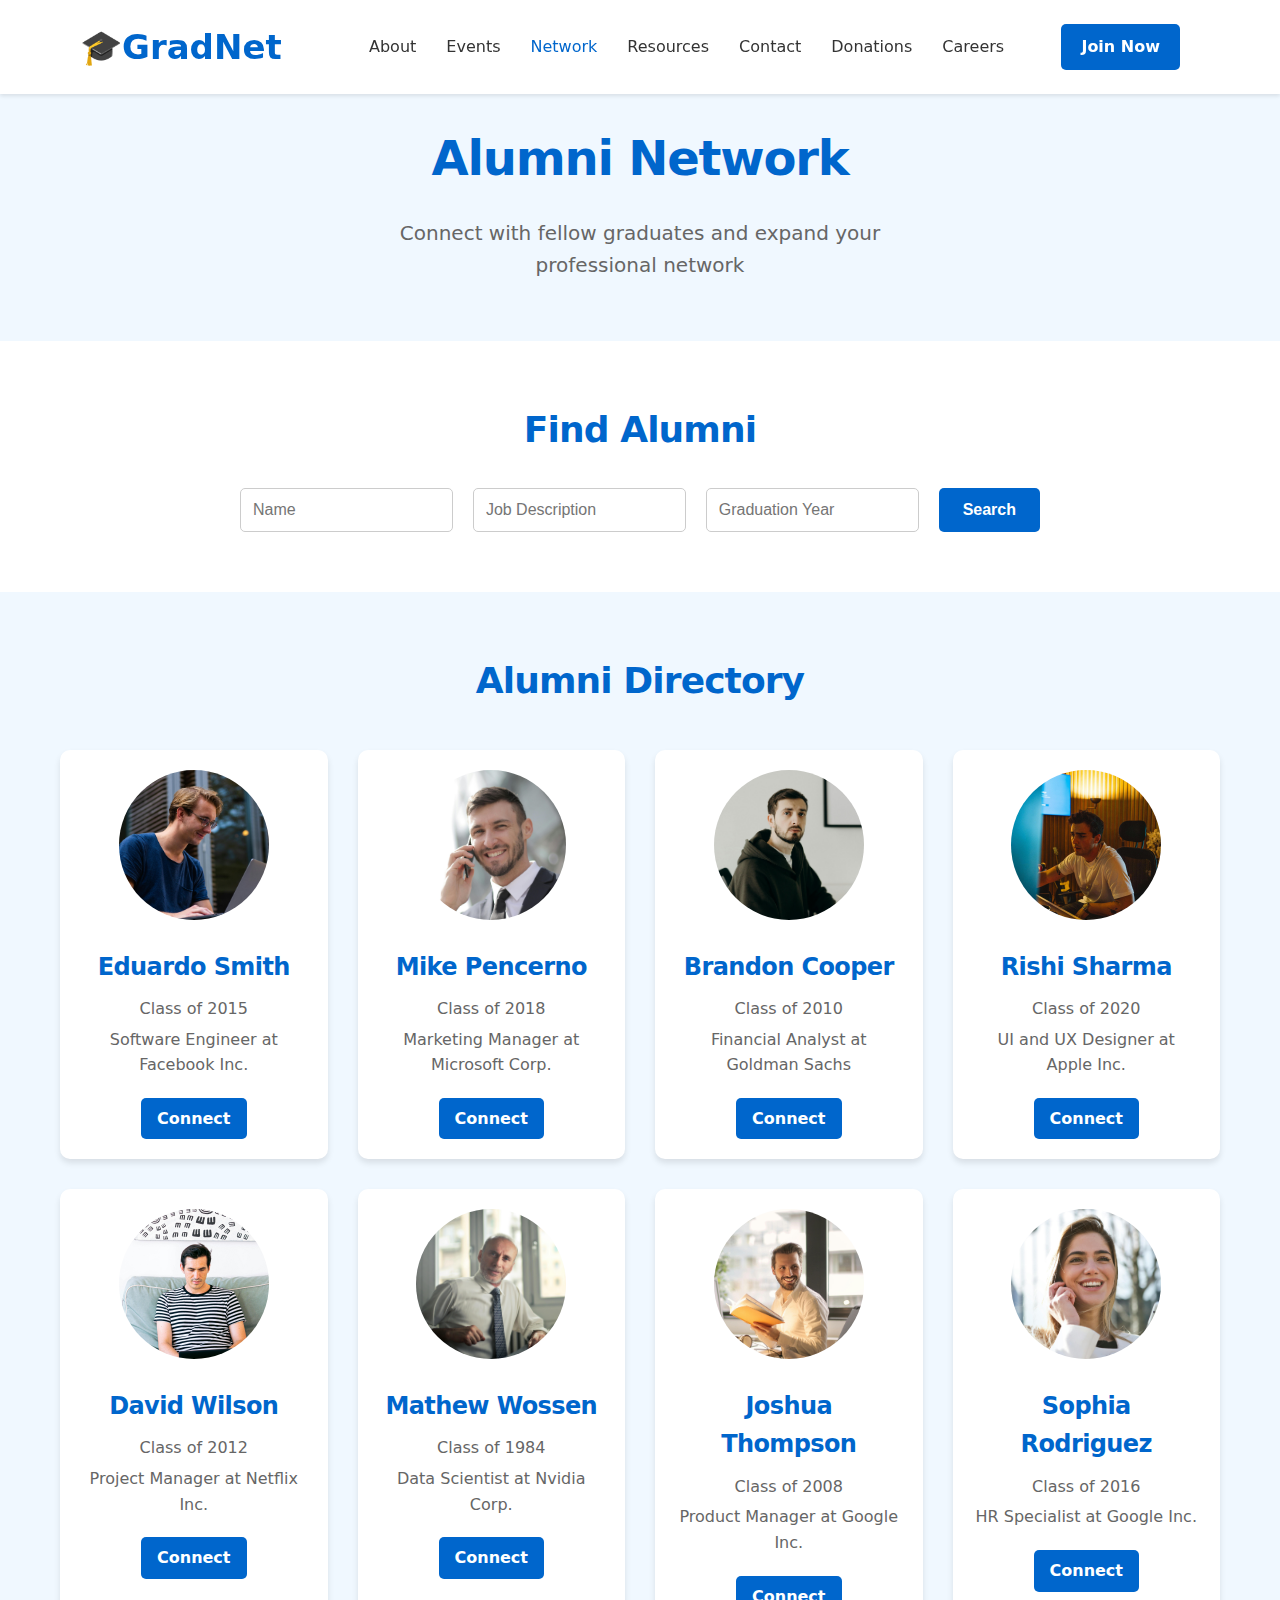
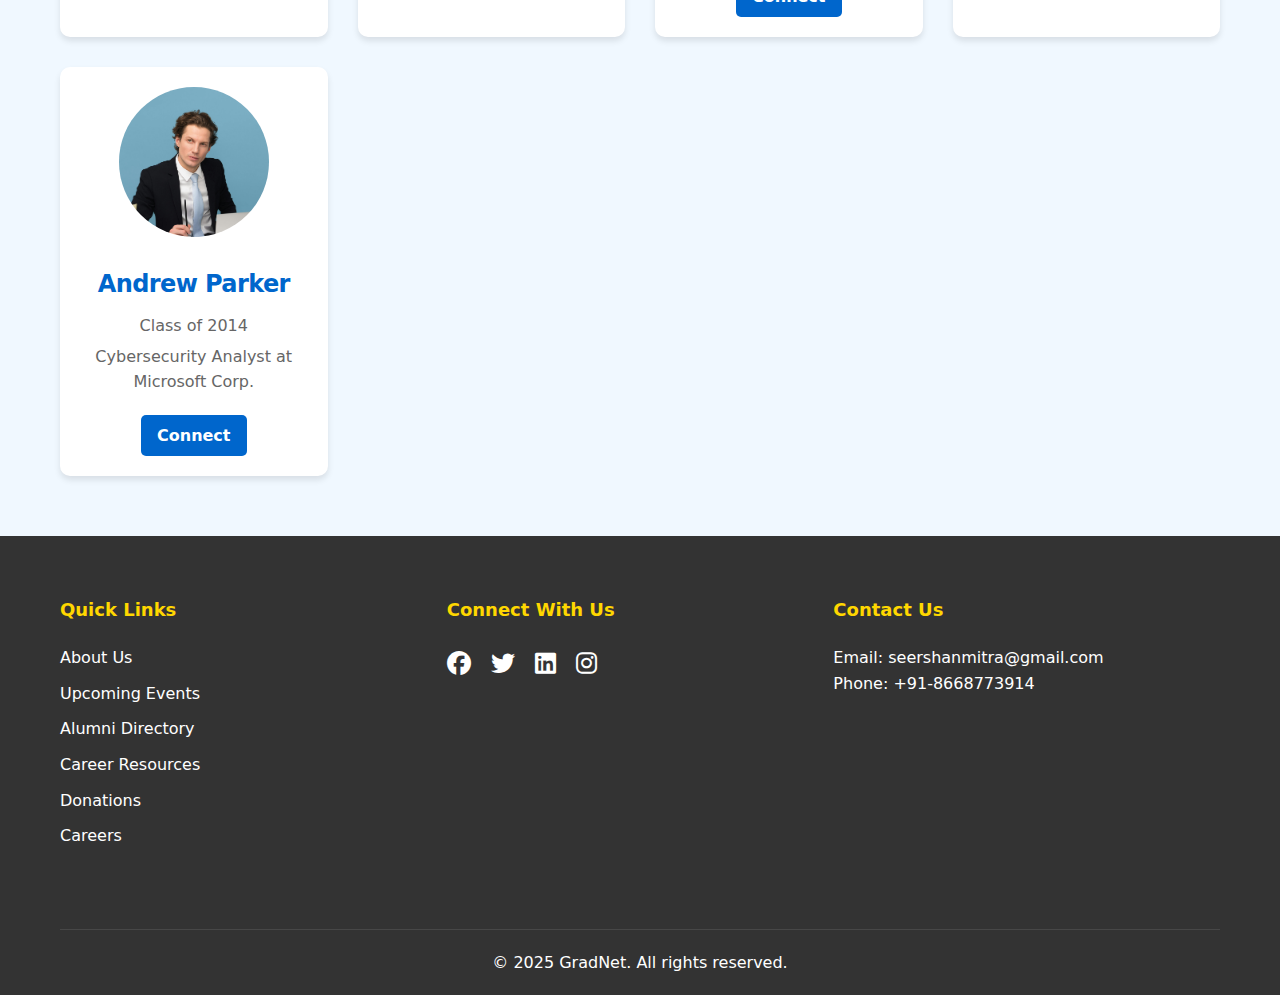
<file: network.html>
<!DOCTYPE html>
<html lang="en">
<head>
    <meta charset="UTF-8">
    <meta name="viewport" content="width=device-width, initial-scale=1.0">
    <title>Network - GradNet</title>
    <link rel="stylesheet" href="networkstyles.css">
    <link rel="stylesheet" href="https://cdnjs.cloudflare.com/ajax/libs/font-awesome/6.5.2/css/all.min.css">
    <link href="https://unpkg.com/aos@2.3.1/dist/aos.css" rel="stylesheet">
</head>
<body>
    <header>
        <nav class="glass-nav">
            <a href="index.html" class="logo">🎓GradNet</a>
            <div class="container">
                <ul class="nav-links">
                    <li><a href="about.html">About</a></li>
                    <li><a href="events.html">Events</a></li>
                    <li><a href="network.html" class="active">Network</a></li>
                    <li><a href="resources.html">Resources</a></li>
                    <li><a href="contact.html">Contact</a></li>
                    <li><a href="donation.html">Donations</a></li>
                    <li><a href="careers.html">Careers</a></li>

                </ul>
            </div>
            <a href="join.html" id="cta-button1" class="cta-button">Join Now</a>
        </nav>
    </header>

    <main>
        <section id="network-hero" class="page-hero">
            <div class="container">
                <h1>Alumni Network</h1>
                <p>Connect with fellow graduates and expand your professional network</p>
            </div>
        </section>

        <section id="network-search">
            <div class="container">
                <h2>Find Alumni</h2>
                <form id="search-form" class="search-form">
                    <div class="form-group">
                        <input type="text" id="name" name="name" placeholder="Name" class="form-input">
                    </div>
                    <div class="form-group">
                        <input type="text" id="job-description" name="job-description" placeholder="Job Description" class="form-input">
                    </div>
                    <div class="form-group">
                        <input type="text" id="graduation-year" name="graduation-year" placeholder="Graduation Year" class="form-input">
                    </div>
                    <button type="submit" class="search-button">Search</button>
                </form>
            </div>
        </section>

        <section id="alumni-directory">
            <div class="container">
                <h2>Alumni Directory</h2>
                <div id="alumni-grid" class="alumni-grid">
                    <!-- Alumni cards will be dynamically inserted here -->
                </div>
            </div>
        </section>
    </main>

    <footer>
        <div class="container">
            <div class="footer-content">
                <div class="footer-section">
                    <h4>Quick Links</h4>
                    <ul>
                        <li><a href="about.html">About Us</a></li>
                        <li><a href="events.html">Upcoming Events</a></li>
                        <li><a href="network.html">Alumni Directory</a></li>
                        <li><a href="resources.html">Career Resources</a></li>
                        <li><a href="donation.html">Donations</a></li>
                        <li><a href="careers.html">Careers</a></li>

                    </ul>
                </div>
                <div class="footer-section">
                    <h4>Connect With Us</h4>
                    <div class="social-icons">
                        <a href="#"><i class="fab fa-facebook"></i></a>
                        <a href="#"><i class="fab fa-twitter"></i></a>
                        <a href="#"><i class="fab fa-linkedin"></i></a>
                        <a href="#"><i class="fab fa-instagram"></i></a>
                    </div>
                </div>
                <div class="footer-section">
                    <h4>Contact Us</h4>
                    <p>Email: seershanmitra@gmail.com</p>
                    <p>Phone: +91-8668773914</p>
                </div>
            </div>
            <div class="footer-bottom">
                <p>&copy; 2025 GradNet. All rights reserved.</p>
            </div>
        </div>
    </footer>

    <script src="networkscript.js"></script>
</body>
</html>
</file>
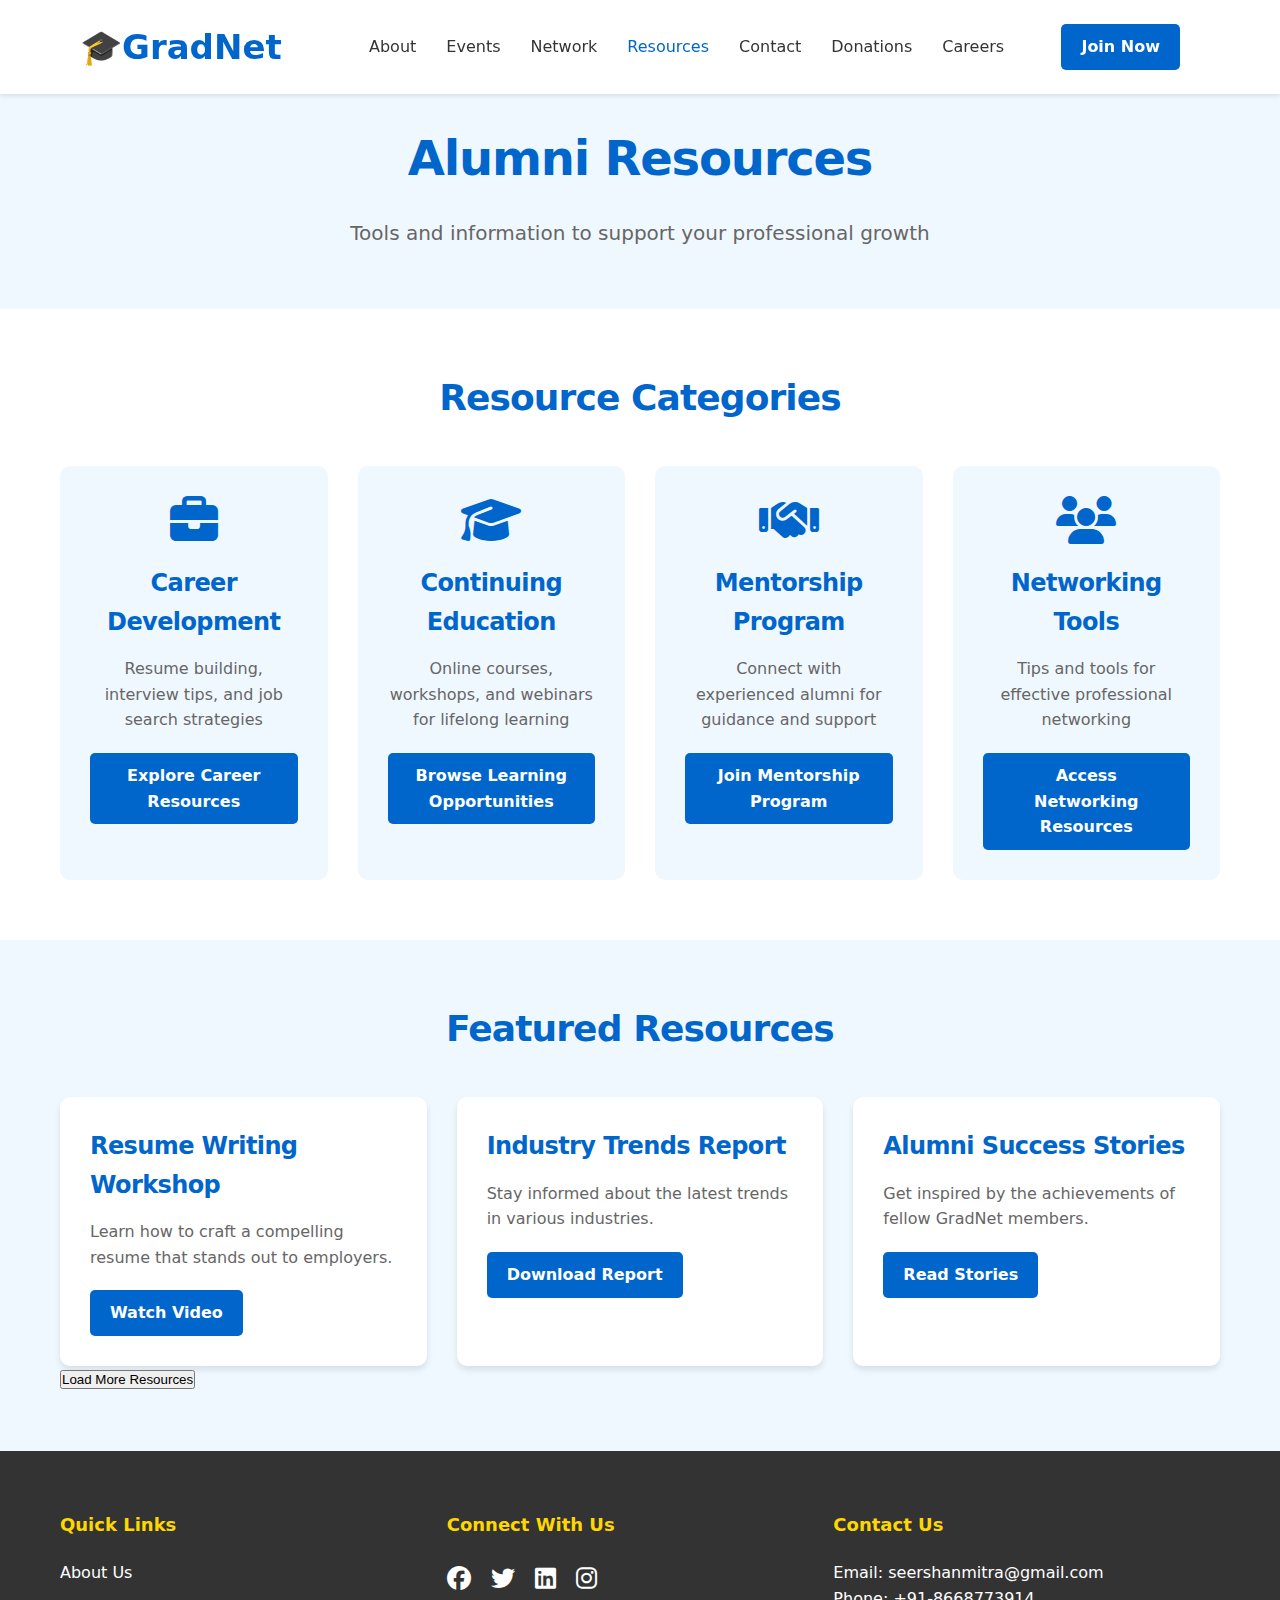
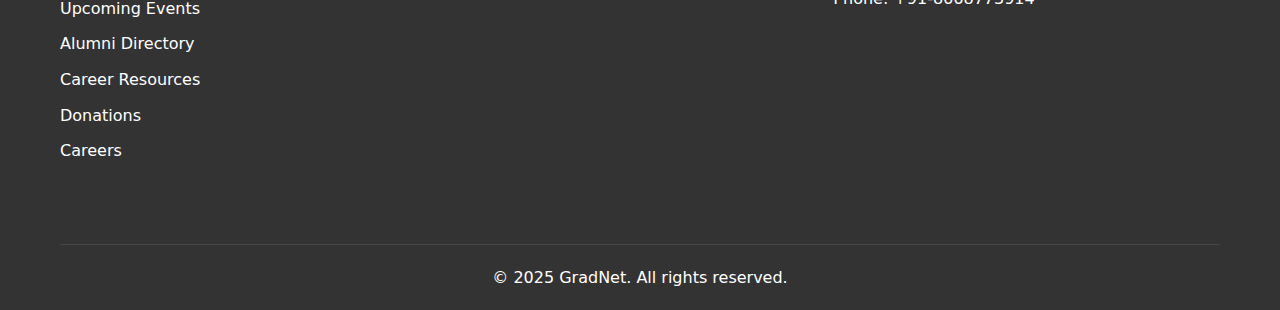
<file: resources.html>
<!DOCTYPE html>
<html lang="en">
<head>
    <meta charset="UTF-8">
    <meta name="viewport" content="width=device-width, initial-scale=1.0">
    <title>Resources - GradNet</title>
    <link rel="stylesheet" href="resourcesstyles.css">
    <link rel="stylesheet" href="https://cdnjs.cloudflare.com/ajax/libs/font-awesome/6.5.2/css/all.min.css">
    <link href="https://unpkg.com/aos@2.3.1/dist/aos.css" rel="stylesheet">
</head>
<body>
    <header>
        <nav class="glass-nav">
          <!-- Existing nav content -->
        </nav>
      </header>
      
      <style>
      .glass-nav {
        background: rgba(255, 255, 255, 0.95);
        backdrop-filter: blur(10px);
        box-shadow: 0 4px 30px rgba(0, 0, 0, 0.1);
      }
      </style>
    <header>
        <nav>
            <a href="index.html" class="logo">🎓GradNet</a>
            <div class="container">
                <ul class="nav-links">
                    <li><a href="about.html">About</a></li>
                    <li><a href="events.html">Events</a></li>
                    <li><a href="network.html">Network</a></li>
                    <li><a href="resources.html" class="active">Resources</a></li>
                    <li><a href="contact.html">Contact</a></li>
                    <li><a href="donation.html">Donations</a></li>
                    <li><a href="careers.html">Careers</a></li>


                </ul>
            </div>
            <ul id="cta-button1"><a href="join.html">Join Now</a></ul>

        </nav>
    </header>

    <main>
        <section id="resources-hero" class="page-hero">
            <div class="container">
                <h1>Alumni Resources</h1>
                <p>Tools and information to support your professional growth</p>
            </div>
        </section>

        <section id="resource-categories">
            <div class="container">
                <h2>Resource Categories</h2>
                <div class="category-grid">
                    <div class="category-card">
                        <i class="fas fa-briefcase"></i>
                        <h3>Career Development</h3>
                        <p>Resume building, interview tips, and job search strategies</p>
                        <a href="#" class="category-link">Explore Career Resources</a>
                    </div>
                    <div class="category-card">
                        <i class="fas fa-graduation-cap"></i>
                        <h3>Continuing Education</h3>
                        <p>Online courses, workshops, and webinars for lifelong learning</p>
                        <a href="#" class="category-link">Browse Learning Opportunities</a>
                    </div>
                    <div class="category-card">
                        <i class="fas fa-handshake"></i>
                        <h3>Mentorship Program</h3>
                        <p>Connect with experienced alumni for guidance and support</p>
                        <a href="#" class="category-link">Join Mentorship Program</a>
                    </div>
                    <div class="category-card">
                        <i class="fas fa-users"></i>
                        <h3>Networking Tools</h3>
                        <p>Tips and tools for effective professional networking</p>
                        <a href="#" class="category-link">Access Networking Resources</a>
                    </div>
                </div>
            </div>
        </section>

        <section id="featured-resources">
            <div class="container">
                <h2>Featured Resources</h2>
                <div class="resource-list">
                    <div class="resource-item">
                        <h3>Resume Writing Workshop</h3>
                        <p>Learn how to craft a compelling resume that stands out to employers.</p>
                        <a href="#" class="resource-link">Watch Video</a>
                    </div>
                    <div class="resource-item">
                        <h3>Industry Trends Report</h3>
                        <p>Stay informed about the latest trends in various industries.</p>
                        <a href="#" class="resource-link">Download Report</a>
                    </div>
                    <div class="resource-item">
                        <h3>Alumni Success Stories</h3>
                        <p>Get inspired by the achievements of fellow GradNet members.</p>
                        <a href="#" class="resource-link">Read Stories</a>
                    </div>
                </div>
            </div>
        </section>
    </main>

    <footer>
        <div class="container">
            <div class="footer-content">
                <div class="footer-section">
                    <h4>Quick Links</h4>
                    <ul>
                        <li><a href="about.html">About Us</a></li>
                        <li><a href="events.html">Upcoming Events</a></li>
                        <li><a href="network.html">Alumni Directory</a></li>
                        <li><a href="resources.html">Career Resources</a></li>
                        <li><a href="donation.html">Donations</a></li>
                        <li><a href="careers.html">Careers</a></li>
                    </ul>
                </div>
                <div class="footer-section">
                    <h4>Connect With Us</h4>
                    <div class="social-icons">
                        <a href="#"><i class="fab fa-facebook"></i></a>
                        <a href="#"><i class="fab fa-twitter"></i></a>
                        <a href="#"><i class="fab fa-linkedin"></i></a>
                        <a href="#"><i class="fab fa-instagram"></i></a>
                    </div>
                </div>
                <div class="footer-section">
                    <h4>Contact Us</h4>
                    <p>Email: seershanmitra@gmail.com</p>
                    <p>Phone: +91-8668773914</p>
                </div>
            </div>
            <div class="footer-bottom">
                <p>&copy; 2025 GradNet. All rights reserved.</p>
            </div>
        </div>
    </footer>
    <script src="resourcesscript.js"></script>
</body>
</html>
</file>
<file: careersstyles.css>
/* Careers Page Styles */

#careers-hero {
    background-color: #f0f8ff;
    padding: 120px 0 60px;
    text-align: center;
}

#careers-hero h1 {
    font-size: 48px;
    color: #0066cc;
    margin-bottom: 20px;
}

#careers-hero p {
    font-size: 20px;
    color: #666;
    max-width: 600px;
    margin: 0 auto;
}

#job-search {
    padding: 60px 0;
    background-color: #ffffff;
}

#job-search h2 {
    font-size: 36px;
    color: #0066cc;
    margin-bottom: 30px;
    text-align: center;
}

.search-form {
    display: flex;
    flex-wrap: wrap;
    justify-content: center;
    gap: 20px;
    max-width: 1000px;
    margin: 0 auto;
}

.form-group {
    flex: 1;
    min-width: 200px;
}

.form-input {
    width: 100%;
    padding: 12px;
    border: 1px solid #ccc;
    border-radius: 5px;
    font-size: 16px;
}

.search-button {
    background-color: #0066cc;
    color: #ffffff;
    padding: 12px 24px;
    border: none;
    border-radius: 5px;
    font-size: 16px;
    font-weight: bold;
    cursor: pointer;
    transition: background-color 0.3s ease;
}

.search-button:hover {
    background-color: #0052a3;
}

#job-listings {
    padding: 60px 0;
    background-color: #f0f8ff;
}

#job-listings h2 {
    font-size: 36px;
    color: #0066cc;
    margin-bottom: 40px;
    text-align: center;
}

.job-grid {
    display: grid;
    grid-template-columns: repeat(auto-fit, minmax(300px, 1fr));
    gap: 30px;
}

.job-card {
    background-color: #ffffff;
    border-radius: 10px;
    padding: 30px;
    box-shadow: 0 4px 6px rgba(0, 0, 0, 0.1);
    transition: transform 0.3s ease;
}

.job-card:hover {
    transform: translateY(-5px);
}

.job-card h3 {
    font-size: 24px;
    color: #0066cc;
    margin-bottom: 10px;
}

.job-card p {
    font-size: 16px;
    color: #666;
    margin-bottom: 15px;
}

.job-card .company {
    font-weight: bold;
    color: #333;
}

.job-card .location {
    color: #666;
}

.apply-button {
    display: inline-block;
    background-color: #0066cc;
    color: #ffffff;
    padding: 10px 20px;
    border-radius: 5px;
    text-decoration: none;
    font-weight: bold;
    transition: background-color 0.3s ease;
}

.apply-button:hover {
    background-color: #0052a3;
}

#career-resources {
    padding: 60px 0;
    background-color: #ffffff;
}

#career-resources h2 {
    font-size: 36px;
    color: #0066cc;
    margin-bottom: 40px;
    text-align: center;
}

.resource-grid {
    display: grid;
    grid-template-columns: repeat(auto-fit, minmax(250px, 1fr));
    gap: 30px;
}

.resource-card {
    background-color: #f0f8ff;
    border-radius: 10px;
    padding: 30px;
    text-align: center;
    transition: transform 0.3s ease;
}

.resource-card:hover {
    transform: translateY(-5px);
}

.resource-card i {
    font-size: 48px;
    color: #0066cc;
    margin-bottom: 20px;
}

.resource-card h3 {
    font-size: 24px;
    color: #333;
    margin-bottom: 15px;
}

.resource-card p {
    font-size: 16px;
    color: #666;
    margin-bottom: 20px;
}

.resource-link {
    display: inline-block;
    color: #0066cc;
    text-decoration: none;
    font-weight: bold;
    transition: color 0.3s ease;
}

.resource-link:hover {
    color: #0052a3;
}

@media (max-width: 768px) {
    .search-form {
        flex-direction: column;
    }

    .form-group {
        width: 100%;
    }

    .job-grid {
        grid-template-columns: 1fr;
    }

    .resource-grid {
        grid-template-columns: 1fr;
    }
}

body {
    font-family: 'Inter', system-ui, -apple-system, sans-serif;
  }
  
  @import url('https://fonts.googleapis.com/css2?family=Inter:wght@400;500;600;700&display=swap');
  
  h1, h2, h3 {
    font-weight: 700;
    letter-spacing: -0.025em;
  }
</file>
<file: donationstyles.css>
/* Donation Page Styles */

#donation-hero {
    background-color: #f0f8ff;
    padding: 120px 0 60px;
    text-align: center;
}

#donation-hero h1 {
    font-size: 48px;
    color: #0066cc;
    margin-bottom: 20px;
}

#donation-hero p {
    font-size: 20px;
    color: #666;
    max-width: 600px;
    margin: 0 auto;
}

#donation-info {
    padding: 60px 0;
    background-color: #ffffff;
}

#donation-info h2 {
    font-size: 36px;
    color: #0066cc;
    margin-bottom: 40px;
    text-align: center;
}

.info-grid {
    display: grid;
    grid-template-columns: repeat(auto-fit, minmax(250px, 1fr));
    gap: 30px;
}

.info-card {
    background-color: #f0f8ff;
    border-radius: 10px;
    padding: 30px;
    text-align: center;
    transition: transform 0.3s ease;
}

.info-card:hover {
    transform: translateY(-5px);
}

.info-card i {
    font-size: 48px;
    color: #0066cc;
    margin-bottom: 20px;
}

.info-card h3 {
    font-size: 24px;
    color: #333;
    margin-bottom: 15px;
}

.info-card p {
    font-size: 16px;
    color: #666;
}

#donation-form {
    padding: 60px 0;
    background-color: #f0f8ff;
}

#donation-form h2 {
    font-size: 36px;
    color: #0066cc;
    margin-bottom: 40px;
    text-align: center;
}

#donate-form {
    max-width: 600px;
    margin: 0 auto;
    background-color: #ffffff;
    padding: 40px;
    border-radius: 10px;
    box-shadow: 0 4px 6px rgba(0, 0, 0, 0.1);
}

.form-group {
    margin-bottom: 20px;
}

.form-group label {
    display: block;
    font-size: 16px;
    color: #333;
    margin-bottom: 5px;
}

.form-group input,
.form-group select,
.form-group textarea {
    width: 100%;
    padding: 10px;
    font-size: 16px;
    border: 1px solid #ccc;
    border-radius: 5px;
}

.donate-button {
    background-color: #0066cc;
    color: #ffffff;
    padding: 12px 24px;
    border: none;
    border-radius: 5px;
    font-size: 18px;
    font-weight: bold;
    cursor: pointer;
    transition: background-color 0.3s ease;
    display: block;
    width: 100%;
    margin-top: 20px;
}

.donate-button:hover {
    background-color: #0052a3;
}

@media (max-width: 768px) {
    .info-grid {
        grid-template-columns: 1fr;
    }

    #donate-form {
        padding: 20px;
    }
}

body {
    font-family: 'Inter', system-ui, -apple-system, sans-serif;
  }
  
  @import url('https://fonts.googleapis.com/css2?family=Inter:wght@400;500;600;700&display=swap');
  
  h1, h2, h3 {
    font-weight: 700;
    letter-spacing: -0.025em;
  }
</file>
<file: styles.css>
/* Reset and base styles */
* {
    margin: 0;
    padding: 0;
    box-sizing: border-box;
}

body {
    font-family: 'Arial', sans-serif;
    line-height: 1.6;
    color: #333;
}

.container {
    max-width: 1200px;
    margin: 0 auto;
    padding: 0 20px;
}

/* Header and Navigation */
header {
    background-color: #ffffff;
    box-shadow: 0 2px 4px rgba(0, 0, 0, 0.1);
    position: fixed;
    width: 100%;
    z-index: 1000;
}

nav {
    display: flex;
    justify-content: space-between;
    align-items: center;
    padding: 20px 0;
}

.logo {
    font-size: 34px;
    font-weight: bold;
    color: #0066cc;
    text-decoration: none;
    margin-left: 80px;
}

#cta-button1 {
    margin-right: 100px;
}

.nav-links {
    display: flex;
    list-style: none;
}

.nav-links li {
    margin-left: 30px;
}

.nav-links a {
    text-decoration: none;
    color: #333;
    font-weight: 500;
    transition: color 0.3s ease;
}

.nav-links a:hover {
    color: #0066cc;
}

.cta-button {
    background-color: #0066cc;
    color: #ffffff;
    padding: 10px 20px;
    border-radius: 5px;
    text-decoration: none;
    font-weight: bold;
    transition: background-color 0.3s ease;
}

.cta-button:hover {
    background-color: #0052a3;
}

/* Hero Section */
#hero {
    background-color: #ffe100;
    padding: 120px 0 80px;
    text-align: center;
}

#hero h1 {
    font-size: 48px;
    color: #ffe100;
    margin-bottom: 20px;
}

#hero p {
    font-size: 20px;
    color: #ffffff;
    margin-bottom: 30px;
}


/* Features Section */
#features {
    padding: 80px 0;
    background-color: #ffffff;
}

#features h2 {
    text-align: center;
    font-size: 36px;
    color: #0066cc;
    margin-bottom: 40px;
}

.feature-grid {
    display: grid;
    grid-template-columns: repeat(auto-fit, minmax(250px, 1fr));
    gap: 30px;
}

.feature-card {
    background-color: #f0f8ff;
    padding: 30px;
    border-radius: 10px;
    text-align: center;
    transition: transform 0.3s ease;
}

.feature-card:hover {
    transform: translateY(-5px);
}

.feature-card i {
    font-size: 48px;
    color: #ffd700;
    margin-bottom: 20px;
}

.feature-card h3 {
    font-size: 24px;
    color: #0066cc;
    margin-bottom: 15px;
}

.feature-card p {
    font-size: 16px;
    color: #666;
}

/* Testimonials Section */
#testimonials {
    background-color: #0066cc;
    color: #ffffff;
    padding: 80px 0;
}

#testimonials h2 {
    text-align: center;
    font-size: 36px;
    margin-bottom: 40px;
}

.testimonial {
    max-width: 800px;
    margin: 0 auto;
    text-align: center;
}

.testimonial p {
    font-size: 20px;
    font-style: italic;
    margin-bottom: 20px;
}

.testimonial cite {
    font-size: 18px;
    font-weight: bold;
}

/* Footer */
footer {
    background-color: #333;
    color: #ffffff;
    padding: 60px 0 20px;
}

.footer-content {
    display: flex;
    justify-content: space-between;
    flex-wrap: wrap;
    margin-bottom: 40px;
}

.footer-section {
    flex: 1;
    margin-right: 30px;
    margin-bottom: 30px;
}

.footer-section h4 {
    font-size: 18px;
    margin-bottom: 20px;
    color: #ffd700;
}

.footer-section ul {
    list-style: none;
}

.footer-section ul li {
    margin-bottom: 10px;
}

.footer-section ul li a {
    color: #ffffff;
    text-decoration: none;
    transition: color 0.3s ease;
}

.footer-section ul li a:hover {
    color: #ffd700;
}

.social-icons a {
    color: #ffffff;
    font-size: 24px;
    margin-right: 15px;
    transition: color 0.3s ease;
}

.social-icons a:hover {
    color: #ffd700;
}

.footer-bottom {
    text-align: center;
    padding-top: 20px;
    border-top: 1px solid rgba(255, 255, 255, 0.1);
}

/* Responsive Design */
@media (max-width: 768px) {
    nav {
        flex-direction: column;
        align-items: flex-start;
    }

    .nav-links {
        margin-top: 20px;
        flex-direction: column;
    }

    .nav-links li {
        margin-left: 0;
        margin-bottom: 10px;
    }

    .cta-button {
        margin-top: 20px;
    }

    #hero h1 {
        font-size: 36px;
    }

    #hero p {
        font-size: 18px;
    }

    .feature-grid {
        grid-template-columns: 1fr;
    }

    .footer-content {
        flex-direction: column;
    }

    .footer-section {
        margin-right: 0;
    }
}

:root {
    --primary: #2563eb; /* More modern blue */
    --secondary: #1e40af; 
    --accent: #f59e0b; /* Warm accent */
    --dark: #1e293b;
    --light: #f8fafc;
  }
  
  /* Smooth scroll behavior */
  html {
    scroll-behavior: smooth;
  }
  
  /* New Animations */
  @keyframes fadeInUp {
    from { opacity: 0; transform: translateY(20px); }
    to { opacity: 1; transform: translateY(0); }
  }
  
  /* Updated Hero Section */
  #hero {
    background: linear-gradient(135deg, var(--primary) 0%, var(--secondary) 100%);
    padding: 160px 0 100px;
    color: white;
    position: relative;
    overflow: hidden;
  }
  
  #hero:after {
    content: '';
    position: absolute;
    bottom: -50px;
    left: 0;
    width: 100%;
    height: 100px;
    background: var(--light);
    transform: skewY(-3deg);
  }

  .card {
    background: white;
    border-radius: 16px;
    padding: 2rem;
    box-shadow: 0 8px 32px rgba(0, 0, 0, 0.1);
    transition: transform 0.3s ease, box-shadow 0.3s ease;
    position: relative;
    overflow: hidden;
  }
  
  .card:hover {
    transform: translateY(-8px);
    box-shadow: 0 12px 40px rgba(0, 0, 0, 0.15);
  }
  
  .card:before {
    content: '';
    position: absolute;
    background: radial-gradient(600px circle at var(--x) var(--y), 
      rgba(37, 99, 235, 0.1), transparent 40%);
    top: 0;
    left: 0;
    width: 100%;
    height: 100%;
    pointer-events: none;
  }

  body {
    font-family: 'Inter', system-ui, -apple-system, sans-serif;
  }
  
  @import url('https://fonts.googleapis.com/css2?family=Inter:wght@400;500;600;700&display=swap');
  
  h1, h2, h3 {
    font-weight: 700;
    letter-spacing: -0.025em;
  }
</file>
<file: aboutstyles.css>
/* About Page Styles */

/* Reset and base styles */
* {
    margin: 0;
    padding: 0;
    box-sizing: border-box;
}

body {
    font-family: Arial, sans-serif;
    line-height: 1.6;
    color: #333;
}

.container {
    max-width: 1200px;
    margin: 0 auto;
    padding: 0 20px;
}

/* Header and Navigation */
header {
    background-color: #ffffff;
    box-shadow: 0 2px 4px rgba(0, 0, 0, 0.1);
    position: fixed;
    width: 100%;
    z-index: 1000;
}

nav {
    display: flex;
    justify-content: space-between;
    align-items: center;
    padding: 20px 0;
}

.logo {
    font-size: 34px;
    font-weight: bold;
    color: #0066cc;
    text-decoration: none;
    margin-left: 80px;
}

#cta-button1 {
    margin-right: 100px;
}


.nav-links {
    display: flex;
    list-style: none;
}

.nav-links li {
    margin-left: 30px;
}

.nav-links a {
    text-decoration: none;
    color: #333;
    font-weight: 500;
    transition: color 0.3s ease;
}

.nav-links a:hover, .nav-links a.active {
    color: #0066cc;
}

.cta-button {
    background-color: #0066cc;
    color: #ffffff;
    padding: 10px 20px;
    border-radius: 5px;
    text-decoration: none;
    font-weight: bold;
    transition: background-color 0.3s ease;
}

.cta-button:hover {
    background-color: #0052a3;
}

/* About Hero Section */
#about-hero {
    background-color: #f0f8ff;
    padding: 120px 0 60px;
    text-align: center;
}

#about-hero h1 {
    font-size: 48px;
    color: #0066cc;
    margin-bottom: 20px;
}

#about-hero p {
    font-size: 20px;
    color: #666;
    max-width: 600px;
    margin: 0 auto;
}

/* Mission Section */
#mission {
    padding: 60px 0;
    background-color: #ffffff;
}

#mission h2 {
    font-size: 36px;
    color: #0066cc;
    margin-bottom: 20px;
    text-align: center;
}

#mission p {
    font-size: 18px;
    line-height: 1.6;
    color: #333;
    max-width: 800px;
    margin: 0 auto;
    text-align: center;
}

/* Team Section */
#team {
    padding: 60px 0;
    background-color: #f0f8ff;
}

#team h2 {
    font-size: 36px;
    color: #0066cc;
    margin-bottom: 40px;
    text-align: center;
}

.team-grid {
    display:grid;
    justify-content: center;
    align-items: center;
    grid-template-columns: repeat(auto-fit, minmax(250px, 1fr));
    gap: 30px;
}

.team-member {
    background-color: #ffffff;
    border-radius: 10px;
    padding: 20px;
    text-align: center;
    box-shadow: 0 4px 6px rgba(0, 0, 0, 0.1);
    transition: transform 0.3s ease;
}

.team-member:hover {
    transform: translateY(-5px);
}

.team-photo {
    width: 200px;
    height: 200px;
    border-radius: 50%;
    object-fit: cover;
    margin-bottom: 20px;
}

.team-member h3 {
    font-size: 24px;
    color: #0066cc;
    margin-bottom: 10px;
}

.team-member p {
    font-size: 18px;
    color: #666;
}

.container h2{
    text-align: center;
    padding-top: 20px;
    margin-bottom: 40px;
    color: #0066cc;
    font-size: 36px;
}

/* History Section */
#history {
    padding: 60px 0;
    background-color: #ffffff;
}

#history h2 {
    font-size: 36px;
    color: #0066cc;
    margin-bottom: 40px;
    text-align: center;
}

.timeline {
    position: relative;
    max-width: 800px;
    margin: 0 auto;
}

.timeline::before {
    content: '';
    position: absolute;
    top: 0;
    left: 50%;
    width: 2px;
    height: 100%;
    background: #0066cc;
}

.timeline-item {
    padding: 20px 30px;
    position: relative;
    background: #ffffff;
    width: calc(50% - 40px);
    margin-bottom: 20px;
}

.timeline-item:nth-child(odd) {
    left: 0;
}

.timeline-item:nth-child(even) {
    left: 50%;
}

.timeline-item::before {
    content: '';
    position: absolute;
    width: 20px;
    height: 20px;
    background: #ffd700;
    border: 4px solid #0066cc;
    border-radius: 50%;
    top: 20px;
}

.timeline-item:nth-child(odd)::before {
    right: -50px;
}

.timeline-item:nth-child(even)::before {
    left: -50px;
}

.timeline-content h3 {
    font-size: 24px;
    color: #0066cc;
    margin-bottom: 10px;
}

.timeline-content p {
    font-size: 16px;
    line-height: 1.6;
    color: #333;
}

/* Footer */
footer {
    background-color: #333;
    color: #ffffff;
    padding: 60px 0 20px;
}

.footer-content {
    display: flex;
    justify-content: space-between;
    flex-wrap: wrap;
    margin-bottom: 40px;
}

.footer-section {
    flex: 1;
    margin-right: 30px;
    margin-bottom: 30px;
    min-width: 200px;
}

.footer-section h4 {
    font-size: 18px;
    margin-bottom: 20px;
    color: #ffd700;
}

.footer-section ul {
    list-style: none;
}

.footer-section ul li {
    margin-bottom: 10px;
}

.footer-section ul li a {
    color: #ffffff;
    text-decoration: none;
    transition: color 0.3s ease;
}

.footer-section ul li a:hover {
    color: #ffd700;
}

.social-icons a {
    color: #ffffff;
    font-size: 24px;
    margin-right: 15px;
    transition: color 0.3s ease;
}

.social-icons a:hover {
    color: #ffd700;
}

.footer-bottom {
    text-align: center;
    padding-top: 20px;
    border-top: 1px solid rgba(255, 255, 255, 0.1);
}

/* Responsive Design */
@media (max-width: 768px) {
    nav {
        flex-direction: column;
        align-items: flex-start;
    }

    .nav-links {
        margin-top: 20px;
        flex-direction: column;
    }

    .nav-links li {
        margin-left: 0;
        margin-bottom: 10px;
    }

    .cta-button {
        margin-top: 20px;
    }

    #about-hero h1 {
        font-size: 36px;
    }

    #about-hero p {
        font-size: 18px;
    }

    .team-grid {
        grid-template-columns: 1fr;
    }

    .timeline::before {
        left: 0;
    }

    .timeline-item {
        width: 100%;
        left: 0 !important;
    }

    .timeline-item::before {
        left: -9px !important;
    }

    .footer-content {
        flex-direction: column;
    }

    .footer-section {
        margin-right: 0;
    }
}

body {
    font-family: 'Inter', system-ui, -apple-system, sans-serif;
  }
  
  @import url('https://fonts.googleapis.com/css2?family=Inter:wght@400;500;600;700&display=swap');
  
  h1, h2, h3 {
    font-weight: 700;
    letter-spacing: -0.025em;
  }
</file>
<file: networkstyles.css>
/* Network Page Styles */

/* Reset and base styles */
* {
    margin: 0;
    padding: 0;
    box-sizing: border-box;
}

body {
    font-family: 'Arial', sans-serif;
    line-height: 1.6;
    color: #333;
}

.container {
    max-width: 1200px;
    margin: 0 auto;
    padding: 0 20px;
}

/* Header and Navigation */
header {
    background-color: #ffffff;
    box-shadow: 0 2px 4px rgba(0, 0, 0, 0.1);
    position: fixed;
    width: 100%;
    z-index: 1000;
}

nav {
    display: flex;
    justify-content: space-between;
    align-items: center;
    padding: 20px 0;
}

.logo {
    font-size: 34px;
    font-weight: bold;
    color: #0066cc;
    text-decoration: none;
    margin-left: 80px;
}

#cta-button1 {
    margin-right: 100px;
}

.nav-links {
    display: flex;
    list-style: none;
}

.nav-links li {
    margin-left: 30px;
}

.nav-links a {
    text-decoration: none;
    color: #333;
    font-weight: 500;
    transition: color 0.3s ease;
}

.nav-links a:hover, .nav-links a.active {
    color: #0066cc;
}

.cta-button {
    background-color: #0066cc;
    color: #ffffff;
    padding: 10px 20px;
    border-radius: 5px;
    text-decoration: none;
    font-weight: bold;
    transition: background-color 0.3s ease;
}

.cta-button:hover {
    background-color: #0052a3;
}

/* Network Hero Section */
#network-hero {
    background-color: #f0f8ff;
    padding: 120px 0 60px;
    text-align: center;
}

#network-hero h1 {
    font-size: 48px;
    color: #0066cc;
    margin-bottom: 20px;
}

#network-hero p {
    font-size: 20px;
    color: #666;
    max-width: 600px;
    margin: 0 auto;
}

/* Network Search Section */
#network-search {
    background-color: #ffffff;
    padding: 60px 0;
}

#network-search h2 {
    font-size: 36px;
    color: #0066cc;
    margin-bottom: 30px;
    text-align: center;
}

.search-form {
    display: flex;
    flex-wrap: wrap;
    justify-content: center;
    gap: 20px;
    max-width: 800px;
    margin: 0 auto;
}

.form-group {
    flex: 1;
    min-width: 200px;
}

.form-input {
    width: 100%;
    padding: 12px;
    border: 1px solid #ccc;
    border-radius: 5px;
    font-size: 16px;
}

.search-button {
    background-color: #0066cc;
    color: #ffffff;
    padding: 12px 24px;
    border: none;
    border-radius: 5px;
    font-size: 16px;
    font-weight: bold;
    cursor: pointer;
    transition: background-color 0.3s ease;
}

.search-button:hover {
    background-color: #0052a3;
}

/* Alumni Directory Section */
#alumni-directory {
    padding: 60px 0;
    background-color: #f0f8ff;
}

#alumni-directory h2 {
    font-size: 36px;
    color: #0066cc;
    margin-bottom: 40px;
    text-align: center;
}

.alumni-grid {
    display: grid;
    grid-template-columns: repeat(auto-fit, minmax(250px, 1fr));
    gap: 30px;
}

.alumni-card {
    background-color: #ffffff;
    border-radius: 10px;
    padding: 20px;
    text-align: center;
    box-shadow: 0 4px 6px rgba(0, 0, 0, 0.1);
    transition: transform 0.3s ease;
}

.alumni-card:hover {
    transform: translateY(-5px);
}

.alumni-photo {
    width: 150px;
    height: 150px;
    border-radius: 50%;
    object-fit: cover;
    margin-bottom: 20px;
}

.alumni-card h3 {
    font-size: 24px;
    color: #0066cc;
    margin-bottom: 10px;
}

.alumni-info {
    font-size: 16px;
    color: #666;
    margin-bottom: 5px;
}

.connect-button {
    display: inline-block;
    background-color: #0066cc;
    color: #ffffff;
    padding: 8px 16px;
    border-radius: 5px;
    text-decoration: none;
    font-weight: bold;
    margin-top: 15px;
    transition: background-color 0.3s ease;
}

.connect-button:hover {
    background-color: #0052a3;
}

/* Footer */
footer {
    background-color: #333;
    color: #ffffff;
    padding: 60px 0 20px;
}

.footer-content {
    display: flex;
    justify-content: space-between;
    flex-wrap: wrap;
    margin-bottom: 40px;
}

.footer-section {
    flex: 1;
    margin-right: 30px;
    margin-bottom: 30px;
    min-width: 200px;
}

.footer-section h4 {
    font-size: 18px;
    margin-bottom: 20px;
    color: #ffd700;
}

.footer-section ul {
    list-style: none;
}

.footer-section ul li {
    margin-bottom: 10px;
}

.footer-section ul li a {
    color: #ffffff;
    text-decoration: none;
    transition: color 0.3s ease;
}

.footer-section ul li a:hover {
    color: #ffd700;
}

.social-icons a {
    color: #ffffff;
    font-size: 24px;
    margin-right: 15px;
    transition: color 0.3s ease;
}

.social-icons a:hover {
    color: #ffd700;
}

.footer-bottom {
    text-align: center;
    padding-top: 20px;
    border-top: 1px solid rgba(255, 255, 255, 0.1);
}

/* Responsive Design */
@media (max-width: 768px) {
    nav {
        flex-direction: column;
        align-items: flex-start;
    }

    .nav-links {
        margin-top: 20px;
        flex-direction: column;
    }

    .nav-links li {
        margin-left: 0;
        margin-bottom: 10px;
    }

    .cta-button {
        margin-top: 20px;
    }

    #network-hero h1 {
        font-size: 36px;
    }

    #network-hero p {
        font-size: 18px;
    }

    .search-form {
        flex-direction: column;
    }

    .form-group {
        width: 100%;
    }

    .alumni-grid {
        grid-template-columns: 1fr;
    }

    .footer-content {
        flex-direction: column;
    }

    .footer-section {
        margin-right: 0;
    }
}

/* Existing styles remain unchanged */

/* Add or modify these styles */
.alumni-grid {
    display: grid;
    grid-template-columns: repeat(auto-fill, minmax(250px, 1fr));
    gap: 30px;
}

.alumni-card {
    background-color: #ffffff;
    border-radius: 10px;
    padding: 20px;
    text-align: center;
    box-shadow: 0 4px 6px rgba(0, 0, 0, 0.1);
    transition: transform 0.3s ease;
}

.alumni-card:hover {
    transform: translateY(-5px);
}

.alumni-photo {
    width: 150px;
    height: 150px;
    border-radius: 50%;
    object-fit: cover;
    margin-bottom: 20px;
}

.alumni-card h3 {
    font-size: 24px;
    color: #0066cc;
    margin-bottom: 10px;
}

.alumni-info {
    font-size: 16px;
    color: #666;
    margin-bottom: 5px;
}

.connect-button {
    display: inline-block;
    background-color: #0066cc;
    color: #ffffff;
    padding: 8px 16px;
    border-radius: 5px;
    text-decoration: none;
    font-weight: bold;
    margin-top: 15px;
    transition: background-color 0.3s ease;
}

.connect-button:hover {
    background-color: #0052a3;
}

body {
    font-family: 'Inter', system-ui, -apple-system, sans-serif;
  }
  
  @import url('https://fonts.googleapis.com/css2?family=Inter:wght@400;500;600;700&display=swap');
  
  h1, h2, h3 {
    font-weight: 700;
    letter-spacing: -0.025em;
  }
</file>
<file: contactstyles.css>
/* Reset and base styles */
* {
    margin: 0;
    padding: 0;
    box-sizing: border-box;
}

body {
    font-family: 'Arial', sans-serif;
    line-height: 1.6;
    color: #333;
}

.container {
    max-width: 1200px;
    margin: 0 auto;
    padding: 0 20px;
}

/* Header and Navigation */
header {
    background-color: #ffffff;
    box-shadow: 0 2px 4px rgba(0, 0, 0, 0.1);
    position: fixed;
    width: 100%;
    z-index: 1000;
}

nav {
    display: flex;
    justify-content: space-between;
    align-items: center;
    padding: 20px 0;
}

.logo {
    font-size: 34px;
    font-weight: bold;
    color: #0066cc;
    text-decoration: none;
    margin-left: 80px;
}

#cta-button1 {
    margin-right: 100px;
    background-color: #0066cc;
    color: #ffffff;
    padding: 10px 20px;
    border-radius: 5px;
    text-decoration: none;
    font-weight: bold;
    transition: background-color 0.3s ease;
}

#cta-button1:hover {
    background-color: #0052a3;
}

.nav-links {
    display: flex;
    list-style: none;
}

.nav-links li {
    margin-left: 30px;
}

.nav-links a {
    text-decoration: none;
    color: #333;
    font-weight: 500;
    transition: color 0.3s ease;
}

.nav-links a:hover, .nav-links a.active {
    color: #0066cc;
}

/* Contact Hero Section */
#contact-hero {
    background-color: #f0f8ff;
    padding: 120px 0 60px;
    text-align: center;
}

#contact-hero h1 {
    font-size: 48px;
    color: #0066cc;
    margin-bottom: 20px;
}

#contact-hero p {
    font-size: 20px;
    color: #666;
    max-width: 600px;
    margin: 0 auto;
}

/* Contact Content Section */
#contact-content {
    padding: 60px 0;
    background-color: #ffffff;
}

.contact-grid {
    display: grid;
    grid-template-columns: 1fr 1fr;
    gap: 40px;
}

.contact-form h2,
.contact-info h2 {
    font-size: 32px;
    color: #0066cc;
    margin-bottom: 30px;
}

.form-group {
    margin-bottom: 20px;
}

.form-group label {
    display: block;
    margin-bottom: 5px;
    font-weight: bold;
}

.form-group input,
.form-group textarea {
    width: 100%;
    padding: 10px;
    border: 1px solid #ccc;
    border-radius: 5px;
    font-size: 16px;
}

.submit-button {
    background-color: #0066cc;
    color: #ffffff;
    padding: 12px 24px;
    border: none;
    border-radius: 5px;
    font-size: 18px;
    font-weight: bold;
    cursor: pointer;
    transition: background-color 0.3s ease;
}

.submit-button:hover {
    background-color: #0052a3;
}

.info-list {
    list-style: none;
    margin-bottom: 30px;
}

.info-list li {
    display: flex;
    align-items: flex-start;
    margin-bottom: 20px;
}

.info-list i {
    font-size: 24px;
    color: #0066cc;
    margin-right: 15px;
    margin-top: 3px;
}

.contact-info h3 {
    font-size: 24px;
    color: #0066cc;
    margin-bottom: 10px;
}

.contact-info p {
    margin-bottom: 10px;
}

.social-links {
    margin-top: 30px;
}

.social-links a {
    display: inline-block;
    color: #0066cc;
    font-size: 24px;
    margin-right: 15px;
    transition: color 0.3s ease;
}

.social-links a:hover {
    color: #0052a3;
}

/* Map Section */
#map-section {
    padding: 60px 0;
    background-color: #f0f8ff;
}

#map-section h2 {
    font-size: 32px;
    color: #0066cc;
    margin-bottom: 30px;
    text-align: center;
}

.map-container {
    border-radius: 10px;
    overflow: hidden;
    box-shadow: 0 4px 6px rgba(0, 0, 0, 0.1);
}

/* Footer */
footer {
    background-color: #333;
    color: #ffffff;
    padding: 60px 0 20px;
}

.footer-content {
    display: flex;
    justify-content: space-between;
    flex-wrap: wrap;
    margin-bottom: 40px;
}

.footer-section {
    flex: 1;
    margin-right: 30px;
    margin-bottom: 30px;
    min-width: 200px;
}

.footer-section h4 {
    font-size: 18px;
    margin-bottom: 20px;
    color: #ffd700;
}

.footer-section ul {
    list-style: none;
}

.footer-section ul li {
    margin-bottom: 10px;
}

.footer-section ul li a {
    color: #ffffff;
    text-decoration: none;
    transition: color 0.3s ease;
}

.footer-section ul li a:hover {
    color: #ffd700;
}

.social-icons a {
    color: #ffffff;
    font-size: 24px;
    margin-right: 15px;
    transition: color 0.3s ease;
}

.social-icons a:hover {
    color: #ffd700;
}

.footer-bottom {
    text-align: center;
    padding-top: 20px;
    border-top: 1px solid rgba(255, 255, 255, 0.1);
}

/* Responsive Design */
@media (max-width: 768px) {
    nav {
        flex-direction: column;
        align-items: flex-start;
    }

    .nav-links {
        margin-top: 20px;
        flex-direction: column;
    }

    .nav-links li {
        margin-left: 0;
        margin-bottom: 10px;
    }

    #contact-hero h1 {
        font-size: 36px;
    }

    #contact-hero p {
        font-size: 18px;
    }

    .contact-grid {
        grid-template-columns: 1fr;
    }

    .footer-content {
        flex-direction: column;
    }

    .footer-section {
        margin-right: 0;
    }
}

body {
    font-family: 'Inter', system-ui, -apple-system, sans-serif;
  }
  
  @import url('https://fonts.googleapis.com/css2?family=Inter:wght@400;500;600;700&display=swap');
  
  h1, h2, h3 {
    font-weight: 700;
    letter-spacing: -0.025em;
  }
</file>
<file: joinstyles.css>
/* Reset and base styles */
* {
    margin: 0;
    padding: 0;
    box-sizing: border-box;
}

body {
    font-family: 'Arial', sans-serif;
    line-height: 1.6;
    color: #333;
}

.container {
    max-width: 1200px;
    margin: 0 auto;
    padding: 0 20px;
}

/* Header and Navigation */
/* header {
    background-color: #ffffff;
    box-shadow: 0 2px 4px rgba(0, 0, 0, 0.1);
    position: fixed;
    width: 100%;
    z-index: 1000;
} */

nav {
    display: flex;
    justify-content: space-between;
    align-items: center;
    margin-bottom: 20px;
    /* padding: 20px 0;     */
}

.logo {
    font-size: 34px;
    font-weight: bold;
    color: #0066cc;
    text-decoration: none;
    margin-left: 80px;
}

#cta-button1 {
    margin-right: 100px;
    background-color: #0066cc;
    color: #ffffff;
    padding: 10px 20px;
    border-radius: 5px;
    text-decoration: none;
    font-weight: bold;
    transition: background-color 0.3s ease;
}

#cta-button1:hover {
    background-color: #0052a3;
}

.nav-links {
    display: flex;
    list-style: none;
}

.nav-links li {
    margin-left: 30px;
}

.nav-links a {
    text-decoration: none;
    color: #333;
    font-weight: 500;
    transition: color 0.3s ease;
}

.nav-links a:hover, .nav-links a.active {
    color: #0066cc;
}

/* Join Hero Section */
#join-hero {
    background-color: #f0f8ff;
    padding: 120px 0 60px;
    text-align: center;
}

#join-hero h1 {
    font-size: 48px;
    color: #0066cc;
    margin-bottom: 20px;
}

#join-hero p {
    font-size: 20px;
    color: #666;
    max-width: 600px;
    margin: 0 auto;
}

/* Join Form Section */
#join-form {
    padding: 60px 0;
    background-color: #ffffff;
}

#join-form h2 {
    font-size: 36px;
    color: #0066cc;
    margin-bottom: 30px;
    text-align: center;
}

.membership-form {
    max-width: 600px;
    margin: 0 auto;
}

.form-group {
    margin-bottom: 20px;
}

.form-group label {
    display: block;
    margin-bottom: 5px;
    font-weight: bold;
}

.form-group input,
.form-group textarea {
    width: 100%;
    padding: 10px;
    border: 1px solid #ccc;
    border-radius: 5px;
    font-size: 16px;
}

.submit-button {
    background-color: #0066cc;
    color: #ffffff;
    padding: 12px 24px;
    border: none;
    border-radius: 5px;
    font-size: 18px;
    font-weight: bold;
    cursor: pointer;
    transition: background-color 0.3s ease;
}

.submit-button:hover {
    background-color: #0052a3;
}

/* Membership Benefits Section */
#membership-benefits {
    padding: 60px 0;
    background-color: #f0f8ff;
}

#membership-benefits h2 {
    font-size: 36px;
    color: #0066cc;
    margin-bottom: 30px;
    text-align: center;
}

.benefits-list {
    list-style: none;
    max-width: 800px;
    margin: 0 auto;
}

.benefits-list li {
    font-size: 18px;
    margin-bottom: 15px;
    display: flex;
    align-items: center;
}

.benefits-list li i {
    color: #0066cc;
    margin-right: 10px;
    font-size: 24px;
}

/* Footer */
footer {
    background-color: #333;
    color: #ffffff;
    padding: 60px 0 20px;
}

.footer-content {
    display: flex;
    justify-content: space-between;
    flex-wrap: wrap;
    margin-bottom: 40px;
}

.footer-section {
    flex: 1;
    margin-right: 30px;
    margin-bottom: 30px;
    min-width: 200px;
}

.footer-section h4 {
    font-size: 18px;
    margin-bottom: 20px;
    color: #ffd700;
}

.footer-section ul {
    list-style: none;
}

.footer-section ul li {
    margin-bottom: 10px;
}

.footer-section ul li a {
    color: #ffffff;
    text-decoration: none;
    transition: color 0.3s ease;
}

.footer-section ul li a:hover {
    color: #ffd700;
}

.social-icons a {
    color: #ffffff;
    font-size: 24px;
    margin-right: 15px;
    transition: color 0.3s ease;
}

.social-icons a:hover {
    color: #ffd700;
}

.footer-bottom {
    text-align: center;
    padding-top: 20px;
    border-top: 1px solid rgba(255, 255, 255, 0.1);
}

/* Responsive Design */
@media (max-width: 768px) {
    nav {
        flex-direction: column;
        align-items: flex-start;
    }

    .nav-links {
        margin-top: 20px;
        flex-direction: column;
    }

    .nav-links li {
        margin-left: 0;
        margin-bottom: 10px;
    }

    #join-hero h1 {
        font-size: 36px;
    }

    #join-hero p {
        font-size: 18px;
    }

    .footer-content {
        flex-direction: column;
    }

    .footer-section {
        margin-right: 0;
    }
}

/* Registration Form Styles */
:root {
    --primary-color: #2563eb;
    --secondary-color: #1e40af;
    --success-color: #10b981;
    --error-color: #ef4444;
    --background-color: #f8fafc;
    --text-color: #1f2937;
    --border-color: #e2e8f0;
    --shadow-color: rgba(0, 0, 0, 0.1);
}

.registration-container {
    max-width: 800px;
    margin: 2rem auto;
    background: white;
    border-radius: 16px;
    box-shadow: 0 4px 6px var(--shadow-color);
    padding: 2rem;
}

/* Progress Bar Styles */
.progress-bar {
    margin-bottom: 3rem;
}

.progress-steps {
    display: flex;
    justify-content: space-between;
    position: relative;
    margin-bottom: 2rem;
}

.progress-steps::before {
    content: '';
    position: absolute;
    top: 50%;
    left: 0;
    width: 100%;
    height: 2px;
    background: var(--border-color);
    z-index: 1;
}

.step {
    position: relative;
    z-index: 2;
    display: flex;
    flex-direction: column;
    align-items: center;
    gap: 0.5rem;
}

.step-number {
    width: 32px;
    height: 32px;
    background: white;
    border: 2px solid var(--border-color);
    border-radius: 50%;
    display: flex;
    align-items: center;
    justify-content: center;
    font-weight: 600;
    transition: all 0.3s ease;
}

.step.active .step-number {
    background: var(--primary-color);
    border-color: var(--primary-color);
    color: white;
}

.step-title {
    font-size: 0.875rem;
    color: var(--text-color);
    font-weight: 500;
}

/* Form Styles */
.form-step {
    display: none;
    animation: fadeIn 0.5s ease;
}

.form-step.active {
    display: block;
}

@keyframes fadeIn {
    from { opacity: 0; transform: translateY(10px); }
    to { opacity: 1; transform: translateY(0); }
}

.input-group {
    display: grid;
    grid-template-columns: repeat(auto-fit, minmax(240px, 1fr));
    gap: 1.5rem;
    margin-bottom: 1.5rem;
}

.form-field {
    margin-bottom: 1.5rem;
}

label {
    display: block;
    font-weight: 500;
    margin-bottom: 0.5rem;
    color: var(--text-color);
}

input[type="text"],
input[type="email"],
input[type="tel"],
input[type="url"],
select,
textarea {
    width: 100%;
    padding: 0.75rem;
    border: 2px solid var(--border-color);
    border-radius: 8px;
    transition: all 0.3s ease;
    font-size: 1rem;
}

input:focus,
select:focus,
textarea:focus {
    outline: none;
    border-color: var(--primary-color);
    box-shadow: 0 0 0 3px rgba(37, 99, 235, 0.1);
}

.field-hint {
    font-size: 0.875rem;
    color: #6b7280;
    margin-top: 0.25rem;
}

/* Navigation Buttons */
.form-navigation {
    display: flex;
    justify-content: space-between;
    margin-top: 2rem;
    gap: 1rem;
}

button {
    padding: 0.75rem 1.5rem;
    border: none;
    border-radius: 8px;
    font-weight: 600;
    cursor: pointer;
    transition: all 0.3s ease;
}

.next-step,
.submit-form {
    background: var(--primary-color);
    color: white;
}

.next-step:hover,
.submit-form:hover {
    background: var(--secondary-color);
    transform: translateY(-1px);
}

.prev-step {
    background: transparent;
    border: 2px solid var(--border-color);
    color: var(--text-color);
}

.prev-step:hover {
    background: var(--background-color);
}

/* Interest Grid */
.interests-grid {
    display: grid;
    grid-template-columns: repeat(auto-fit, minmax(200px, 1fr));
    gap: 1rem;
    margin-bottom: 2rem;
}

.interest-item {
    display: flex;
    align-items: center;
    gap: 0.5rem;
    padding: 0.75rem;
    border: 2px solid var(--border-color);
    border-radius: 8px;
    cursor: pointer;
    transition: all 0.3s ease;
}

.interest-item:hover {
    border-color: var(--primary-color);
    background: rgba(37, 99, 235, 0.05);
}

/* Responsive Design */
@media (max-width: 768px) {
    .registration-container {
        margin: 1rem;
        padding: 1.5rem;
    }

    .step-title {
        display: none;
    }

    .input-group {
        grid-template-columns: 1fr;
    }

    .form-navigation {
        flex-direction: column;
    }

    button {
        width: 100%;
    }
}

body {
    font-family: 'Inter', system-ui, -apple-system, sans-serif;
  }
  
  @import url('https://fonts.googleapis.com/css2?family=Inter:wght@400;500;600;700&display=swap');
  
  h1, h2, h3 {
    font-weight: 700;
    letter-spacing: -0.025em;
  }
</file>
<file: resourcesstyles.css>
/* Reset and base styles */
* {
    margin: 0;
    padding: 0;
    box-sizing: border-box;
}

body {
    font-family: 'Arial', sans-serif;
    line-height: 1.6;
    color: #333;
}

.container {
    max-width: 1200px;
    margin: 0 auto;
    padding: 0 20px;
}

/* Header and Navigation */
header {
    background-color: #ffffff;
    box-shadow: 0 2px 4px rgba(0, 0, 0, 0.1);
    position: fixed;
    width: 100%;
    z-index: 1000;
}

nav {
    display: flex;
    justify-content: space-between;
    align-items: center;
    padding: 20px 0;
}

.logo {
    font-size: 34px;
    font-weight: bold;
    color: #0066cc;
    text-decoration: none;
    margin-left: 80px;
}

#cta-button1 {
    margin-right: 100px;
    background-color: #0066cc;
    color: #ffffff;
    padding: 10px 20px;
    border-radius: 5px;
    text-decoration: none;
    font-weight: bold;
    transition: background-color 0.3s ease;
}

#cta-button1:hover {
    background-color: #0052a3;
}

#cta-button1 a{
    text-decoration: none;
    color: #ffffff;
}
.nav-links {
    display: flex;
    list-style: none;
}

.nav-links li {
    margin-left: 30px;
}

.nav-links a {
    text-decoration: none;
    color: #333;
    font-weight: 500;
    transition: color 0.3s ease;
}

.nav-links a:hover, .nav-links a.active {
    color: #0066cc;
}

/* Resources Hero Section */
#resources-hero {
    background-color: #f0f8ff;
    padding: 120px 0 60px;
    text-align: center;
}

#resources-hero h1 {
    font-size: 48px;
    color: #0066cc;
    margin-bottom: 20px;
}

#resources-hero p {
    font-size: 20px;
    color: #666;
    max-width: 600px;
    margin: 0 auto;
}

/* Resource Categories Section */
#resource-categories {
    padding: 60px 0;
    background-color: #ffffff;
}

#resource-categories h2 {
    font-size: 36px;
    color: #0066cc;
    margin-bottom: 40px;
    text-align: center;
}

.category-grid {
    display: grid;
    grid-template-columns: repeat(auto-fit, minmax(250px, 1fr));
    gap: 30px;
}

.category-card {
    background-color: #f0f8ff;
    border-radius: 10px;
    padding: 30px;
    text-align: center;
    transition: transform 0.3s ease;
}

.category-card:hover {
    transform: translateY(-5px);
}

.category-card i {
    font-size: 48px;
    color: #0066cc;
    margin-bottom: 20px;
}

.category-card h3 {
    font-size: 24px;
    color: #0066cc;
    margin-bottom: 15px;
}

.category-card p {
    font-size: 16px;
    color: #666;
    margin-bottom: 20px;
}

.category-link {
    display: inline-block;
    background-color: #0066cc;
    color: #ffffff;
    padding: 10px 20px;
    border-radius: 5px;
    text-decoration: none;
    font-weight: bold;
    transition: background-color 0.3s ease;
}

.category-link:hover {
    background-color: #0052a3;
}

/* Featured Resources Section */
#featured-resources {
    padding: 60px 0;
    background-color: #f0f8ff;
}

#featured-resources h2 {
    font-size: 36px;
    color: #0066cc;
    margin-bottom: 40px;
    text-align: center;
}

.resource-list {
    display: grid;
    grid-template-columns: repeat(auto-fit, minmax(300px, 1fr));
    gap: 30px;
}

.resource-item {
    background-color: #ffffff;
    border-radius: 10px;
    padding: 30px;
    box-shadow: 0 4px 6px rgba(0, 0, 0, 0.1);
}

.resource-item h3 {
    font-size: 24px;
    color: #0066cc;
    margin-bottom: 15px;
}

.resource-item p {
    font-size: 16px;
    color: #666;
    margin-bottom: 20px;
}

.resource-link {
    display: inline-block;
    background-color: #0066cc;
    color: #ffffff;
    padding: 10px 20px;
    border-radius: 5px;
    text-decoration: none;
    font-weight: bold;
    transition: background-color 0.3s ease;
}

.resource-link:hover {
    background-color: #0052a3;
}

/* Footer */
footer {
    background-color: #333;
    color: #ffffff;
    padding: 60px 0 20px;
}

.footer-content {
    display: flex;
    justify-content: space-between;
    flex-wrap: wrap;
    margin-bottom: 40px;
}

.footer-section {
    flex: 1;
    margin-right: 30px;
    margin-bottom: 30px;
    min-width: 200px;
}

.footer-section h4 {
    font-size: 18px;
    margin-bottom: 20px;
    color: #ffd700;
}

.footer-section ul {
    list-style: none;
}

.footer-section ul li {
    margin-bottom: 10px;
}

.footer-section ul li a {
    color: #ffffff;
    text-decoration: none;
    transition: color 0.3s ease;
}

.footer-section ul li a:hover {
    color: #ffd700;
}

.social-icons a {
    color: #ffffff;
    font-size: 24px;
    margin-right: 15px;
    transition: color 0.3s ease;
}

.social-icons a:hover {
    color: #ffd700;
}

.footer-bottom {
    text-align: center;
    padding-top: 20px;
    border-top: 1px solid rgba(255, 255, 255, 0.1);
}

/* Responsive Design */
@media (max-width: 768px) {
    nav {
        flex-direction: column;
        align-items: flex-start;
    }

    .nav-links {
        margin-top: 20px;
        flex-direction: column;
    }

    .nav-links li {
        margin-left: 0;
        margin-bottom: 10px;
    }

    #resources-hero h1 {
        font-size: 36px;
    }
}

body {
    font-family: 'Inter', system-ui, -apple-system, sans-serif;
  }
  
  @import url('https://fonts.googleapis.com/css2?family=Inter:wght@400;500;600;700&display=swap');
  
  h1, h2, h3 {
    font-weight: 700;
    letter-spacing: -0.025em;
  }
</file>
